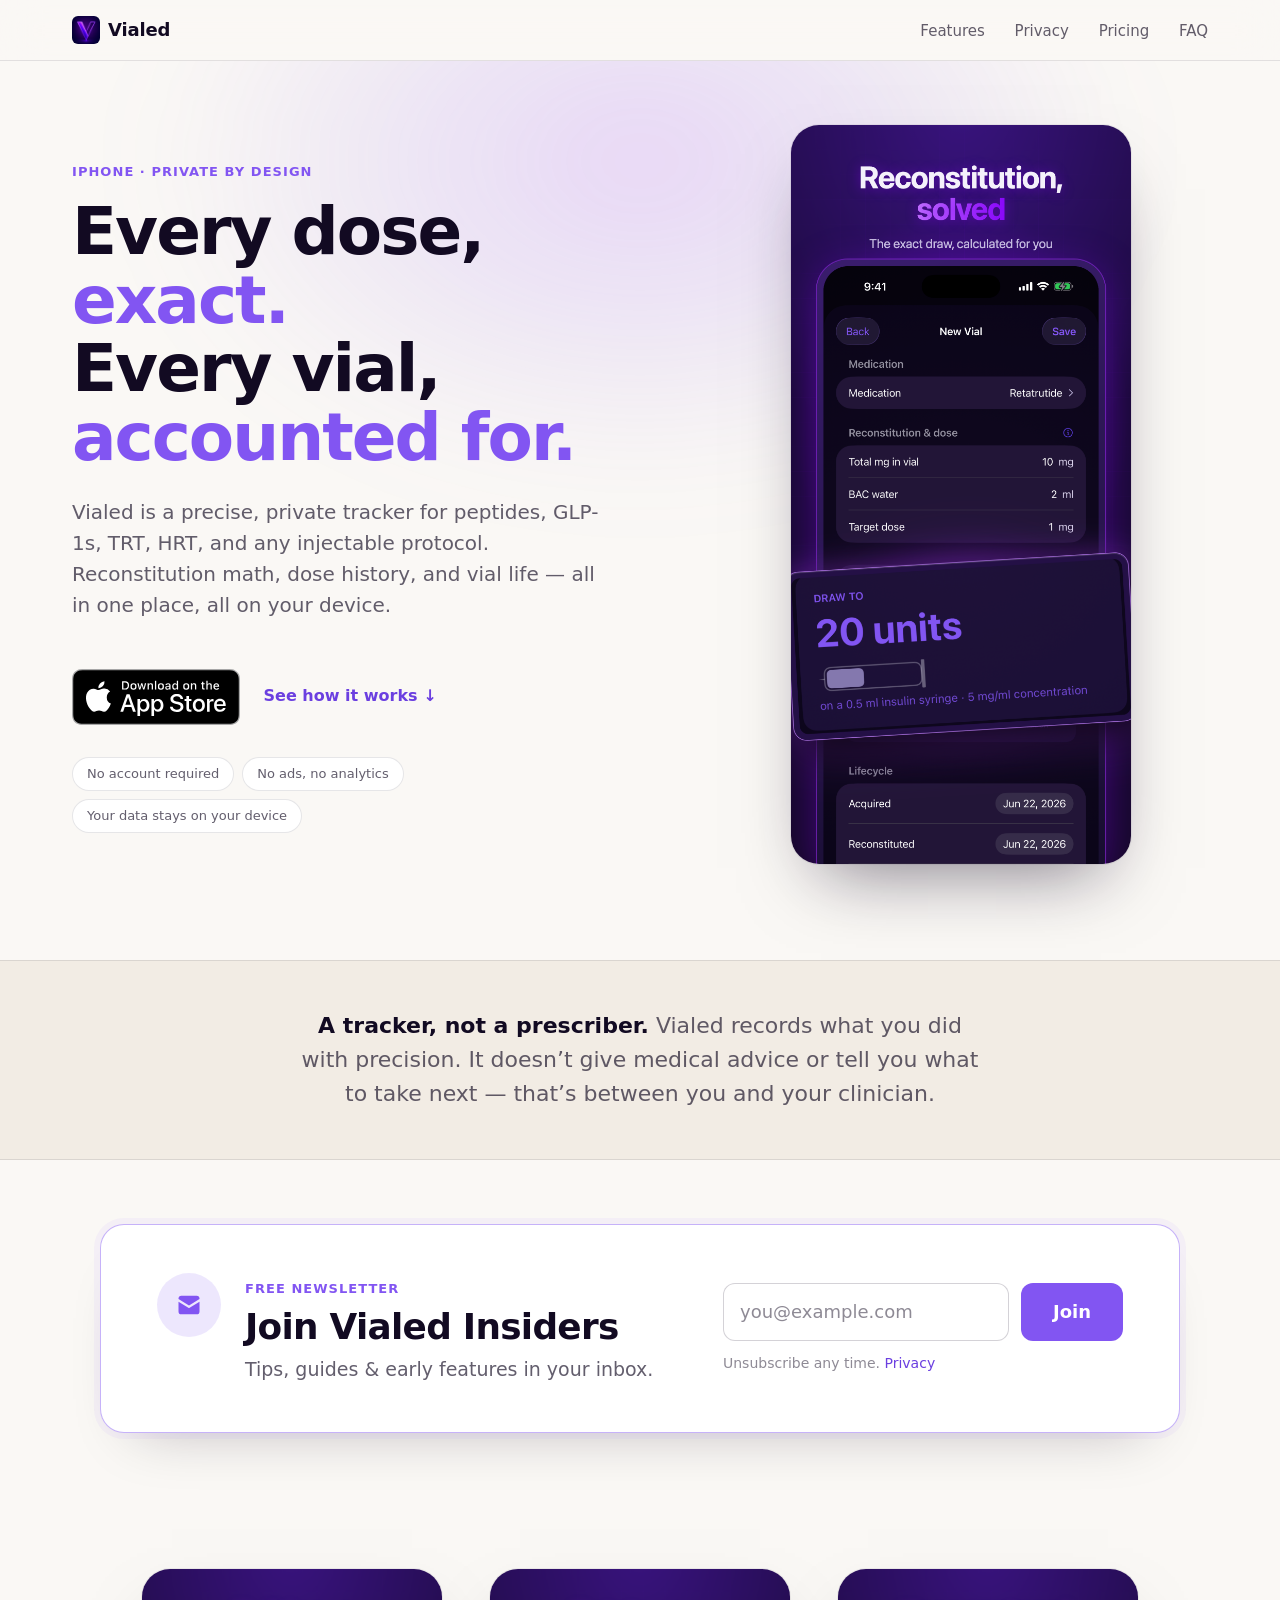
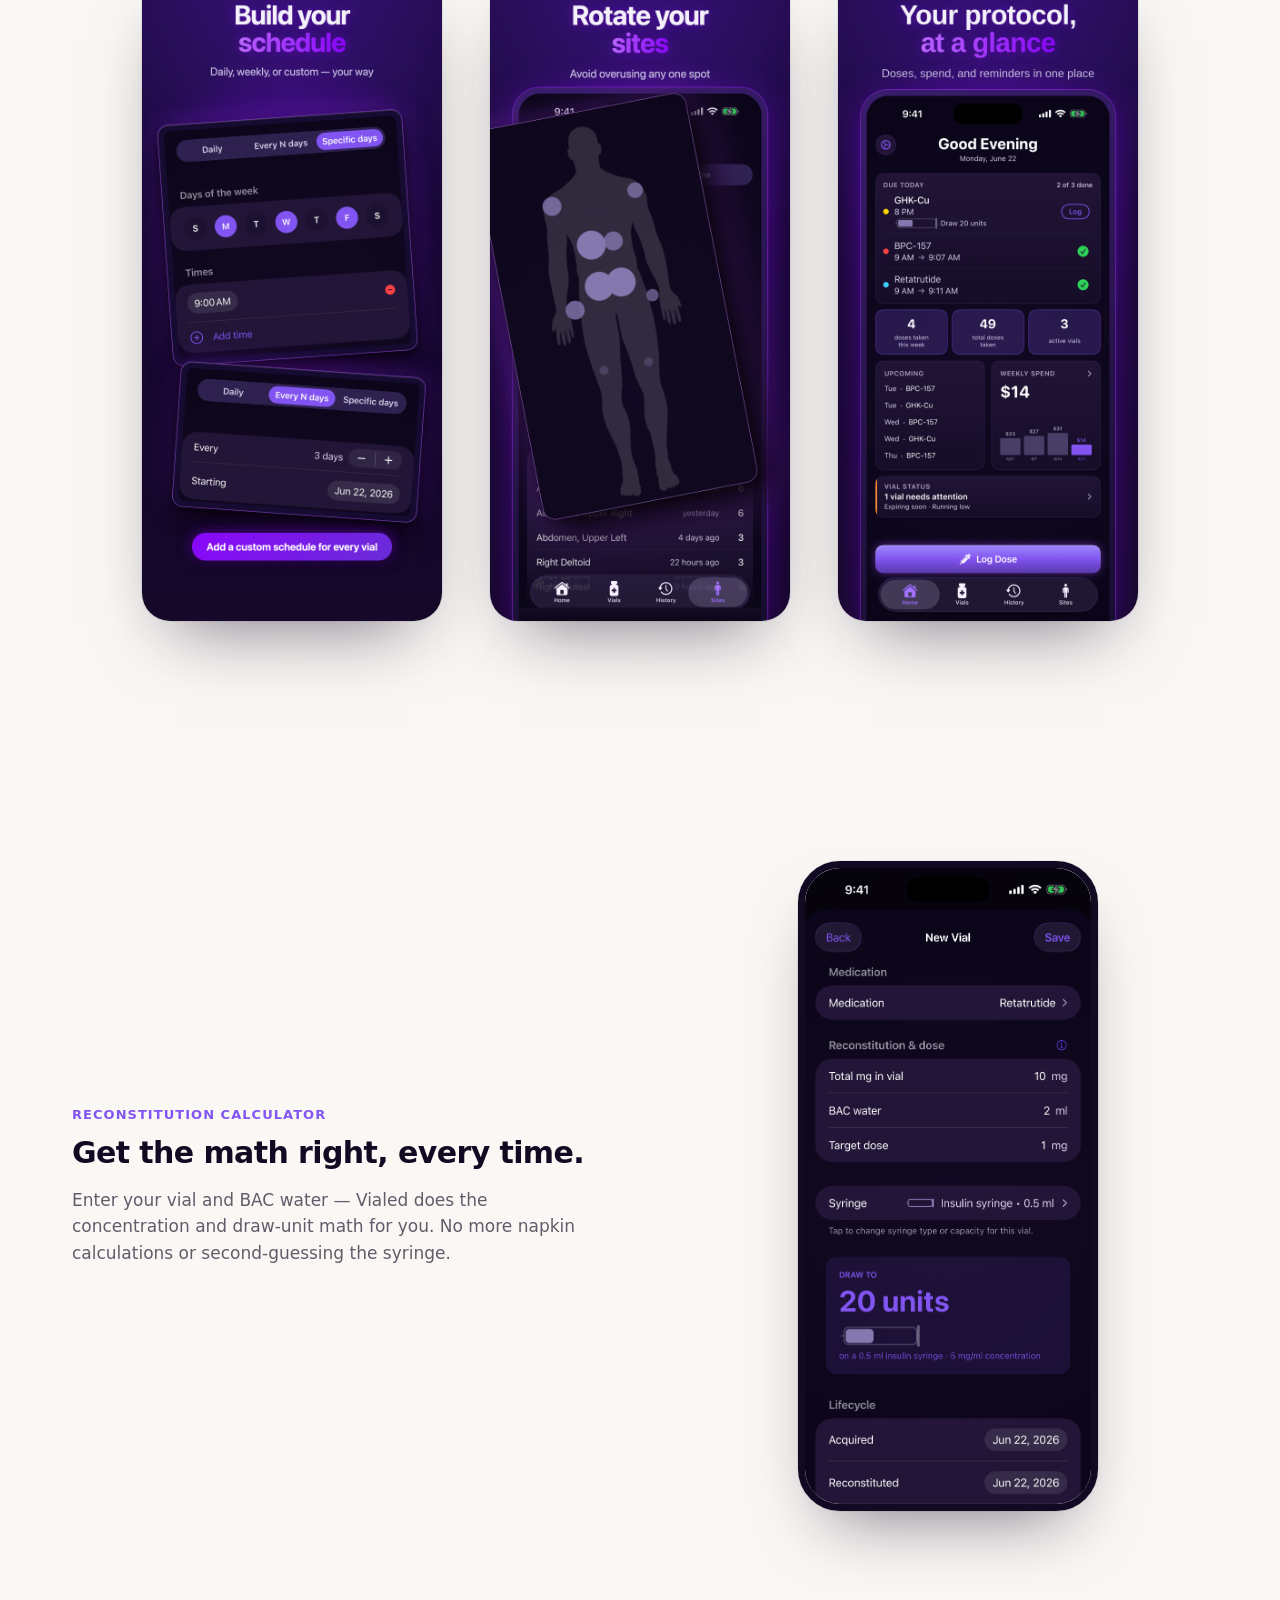
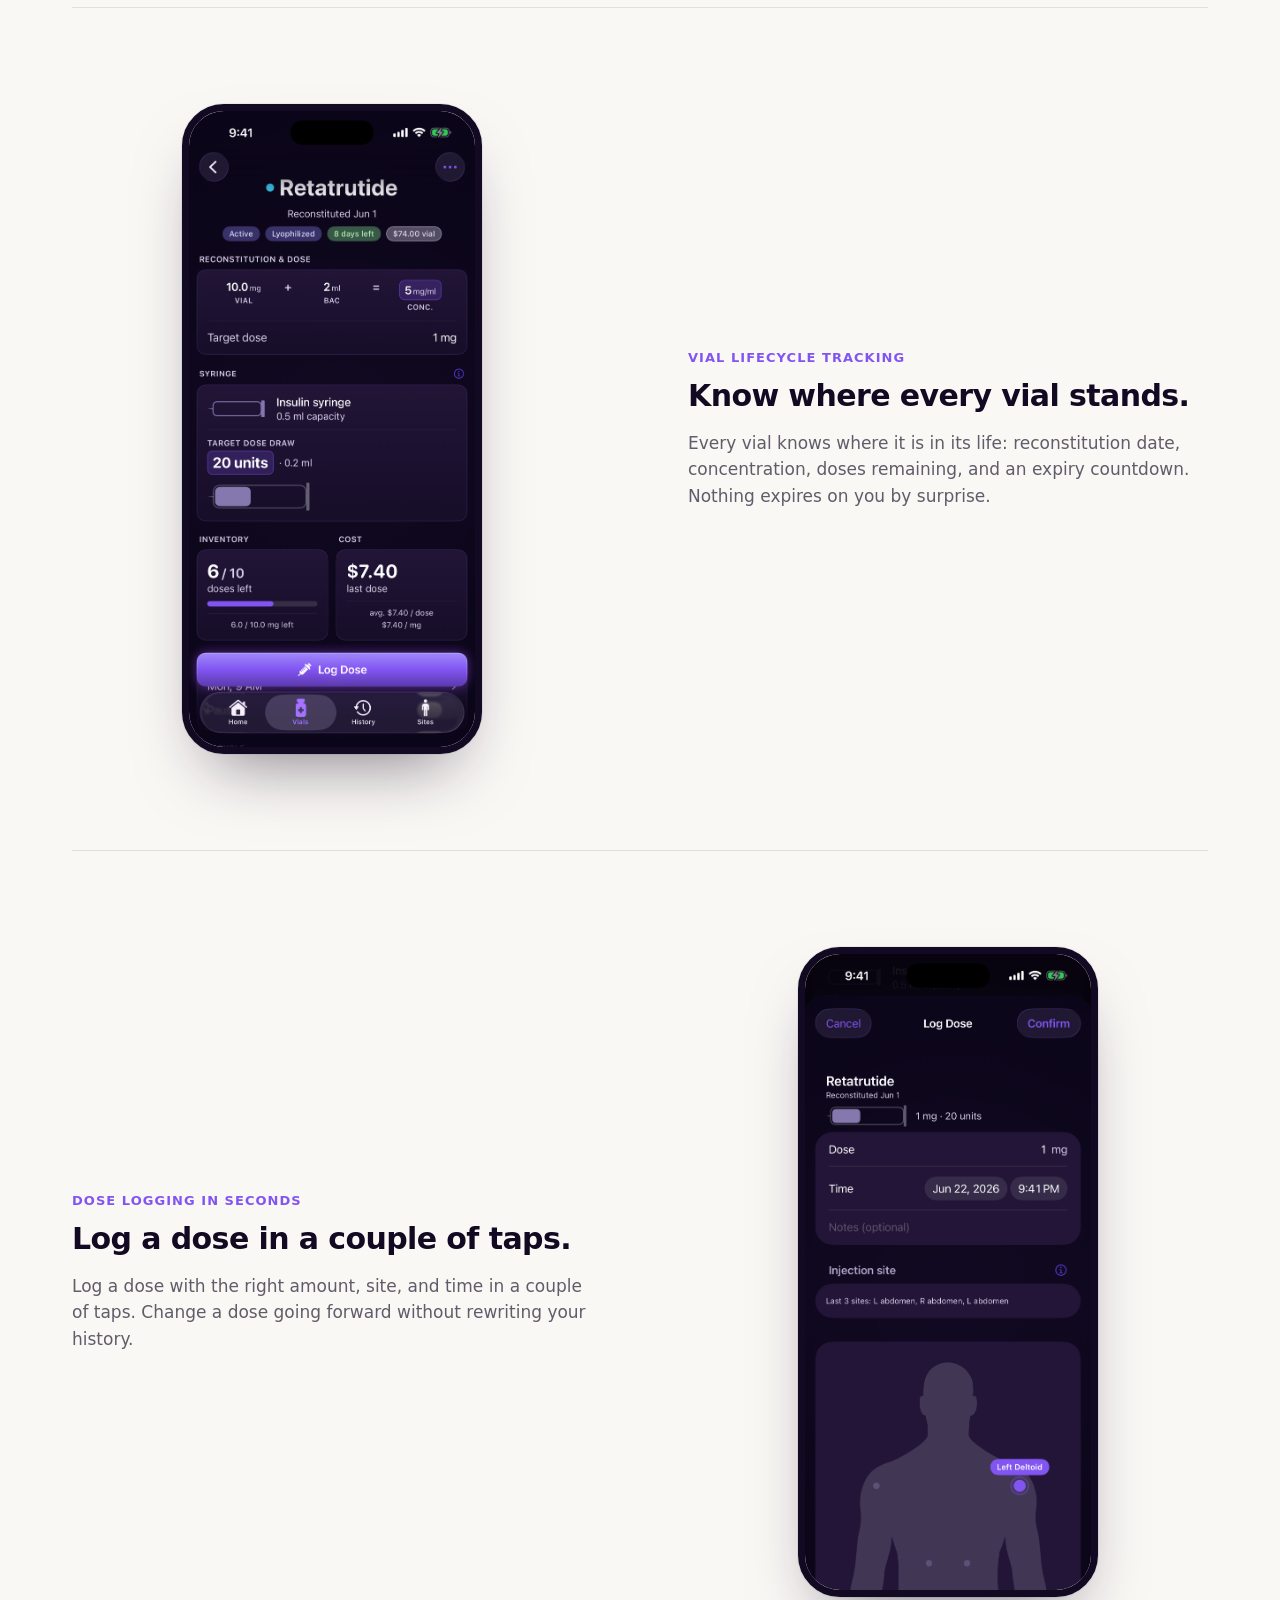
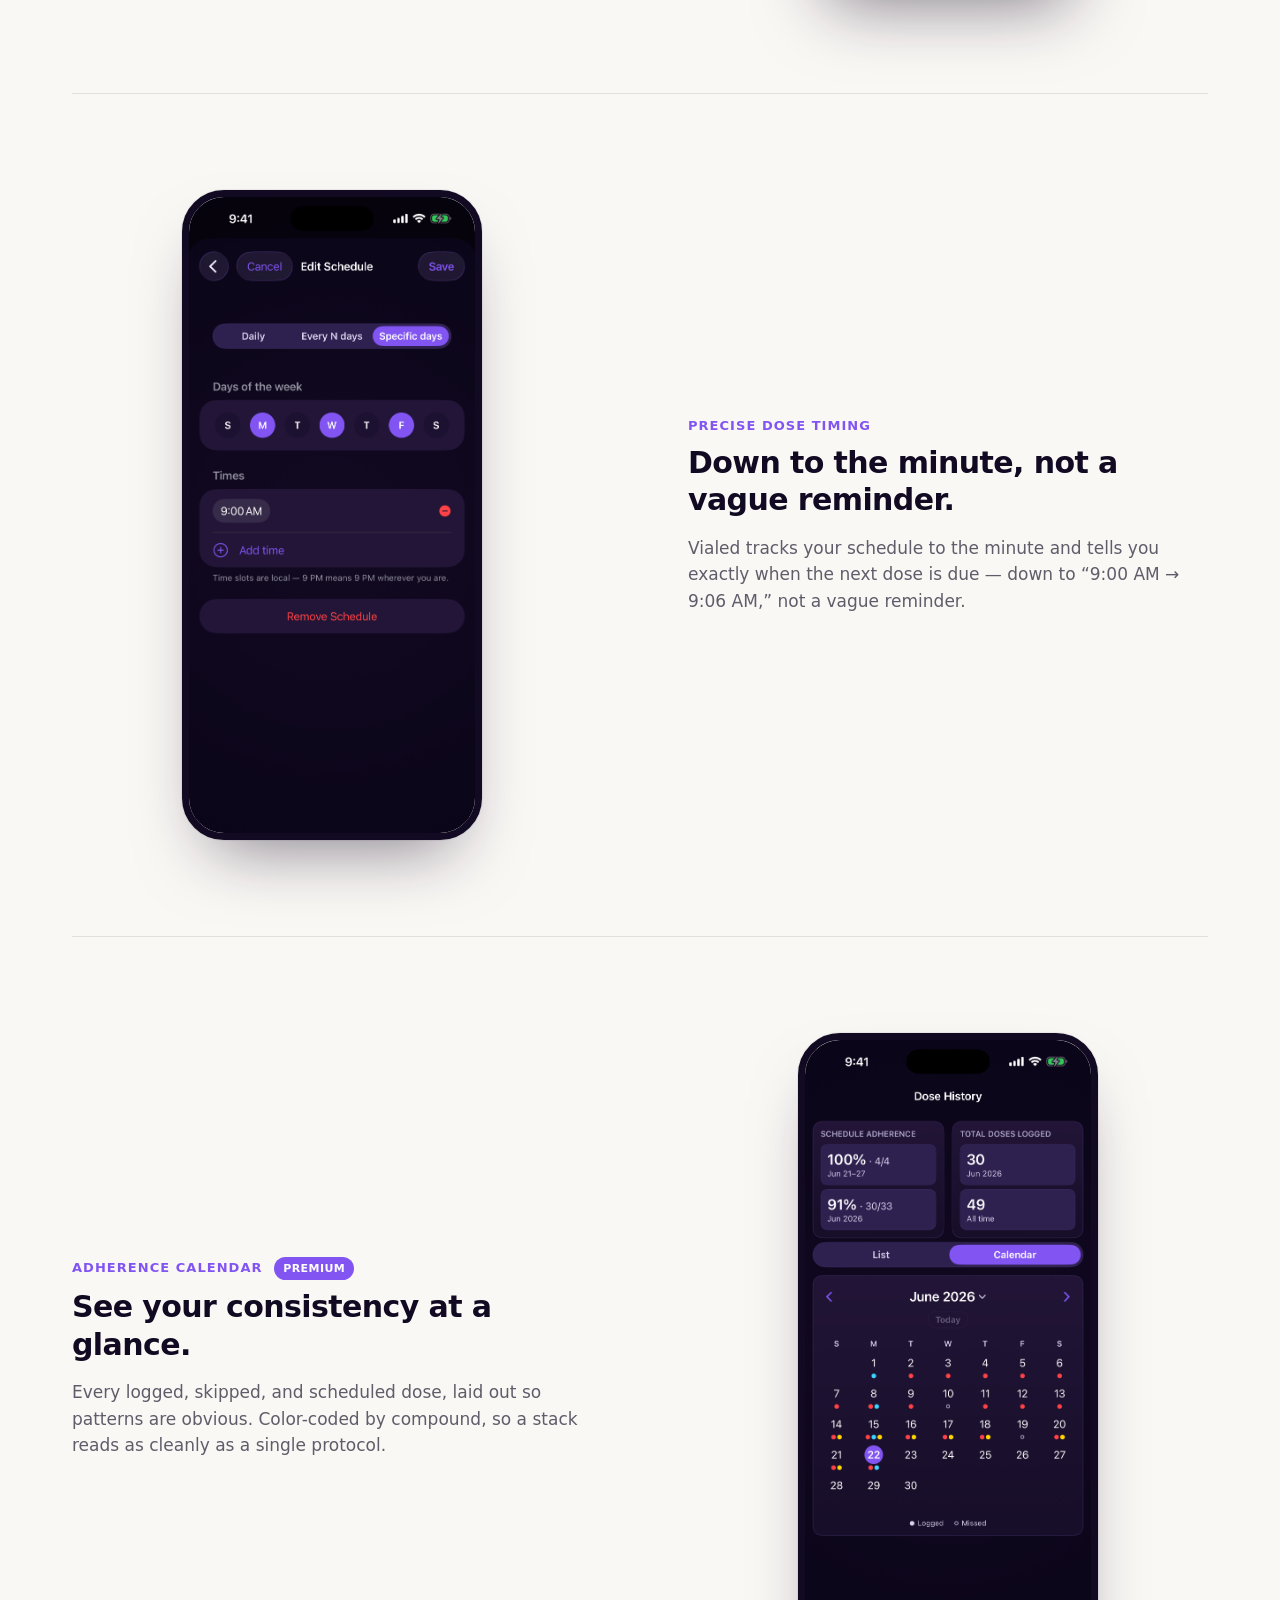
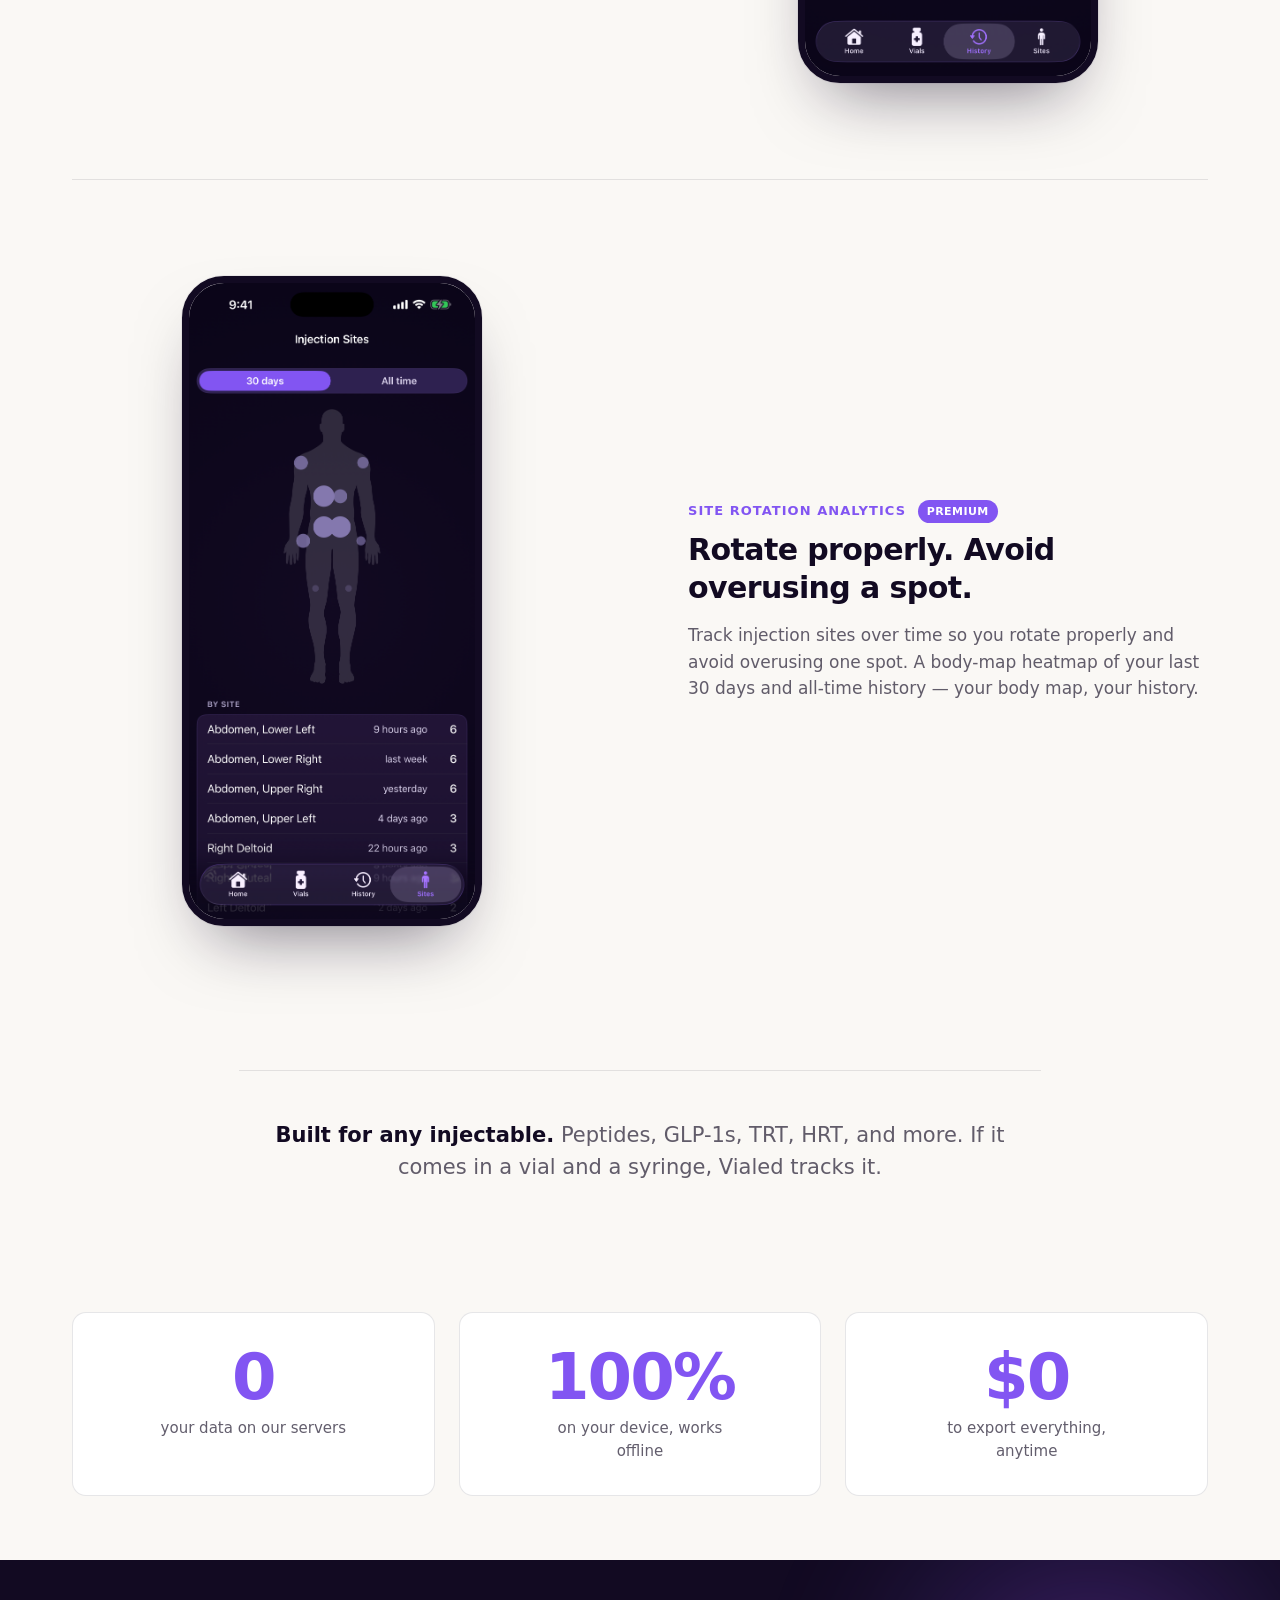
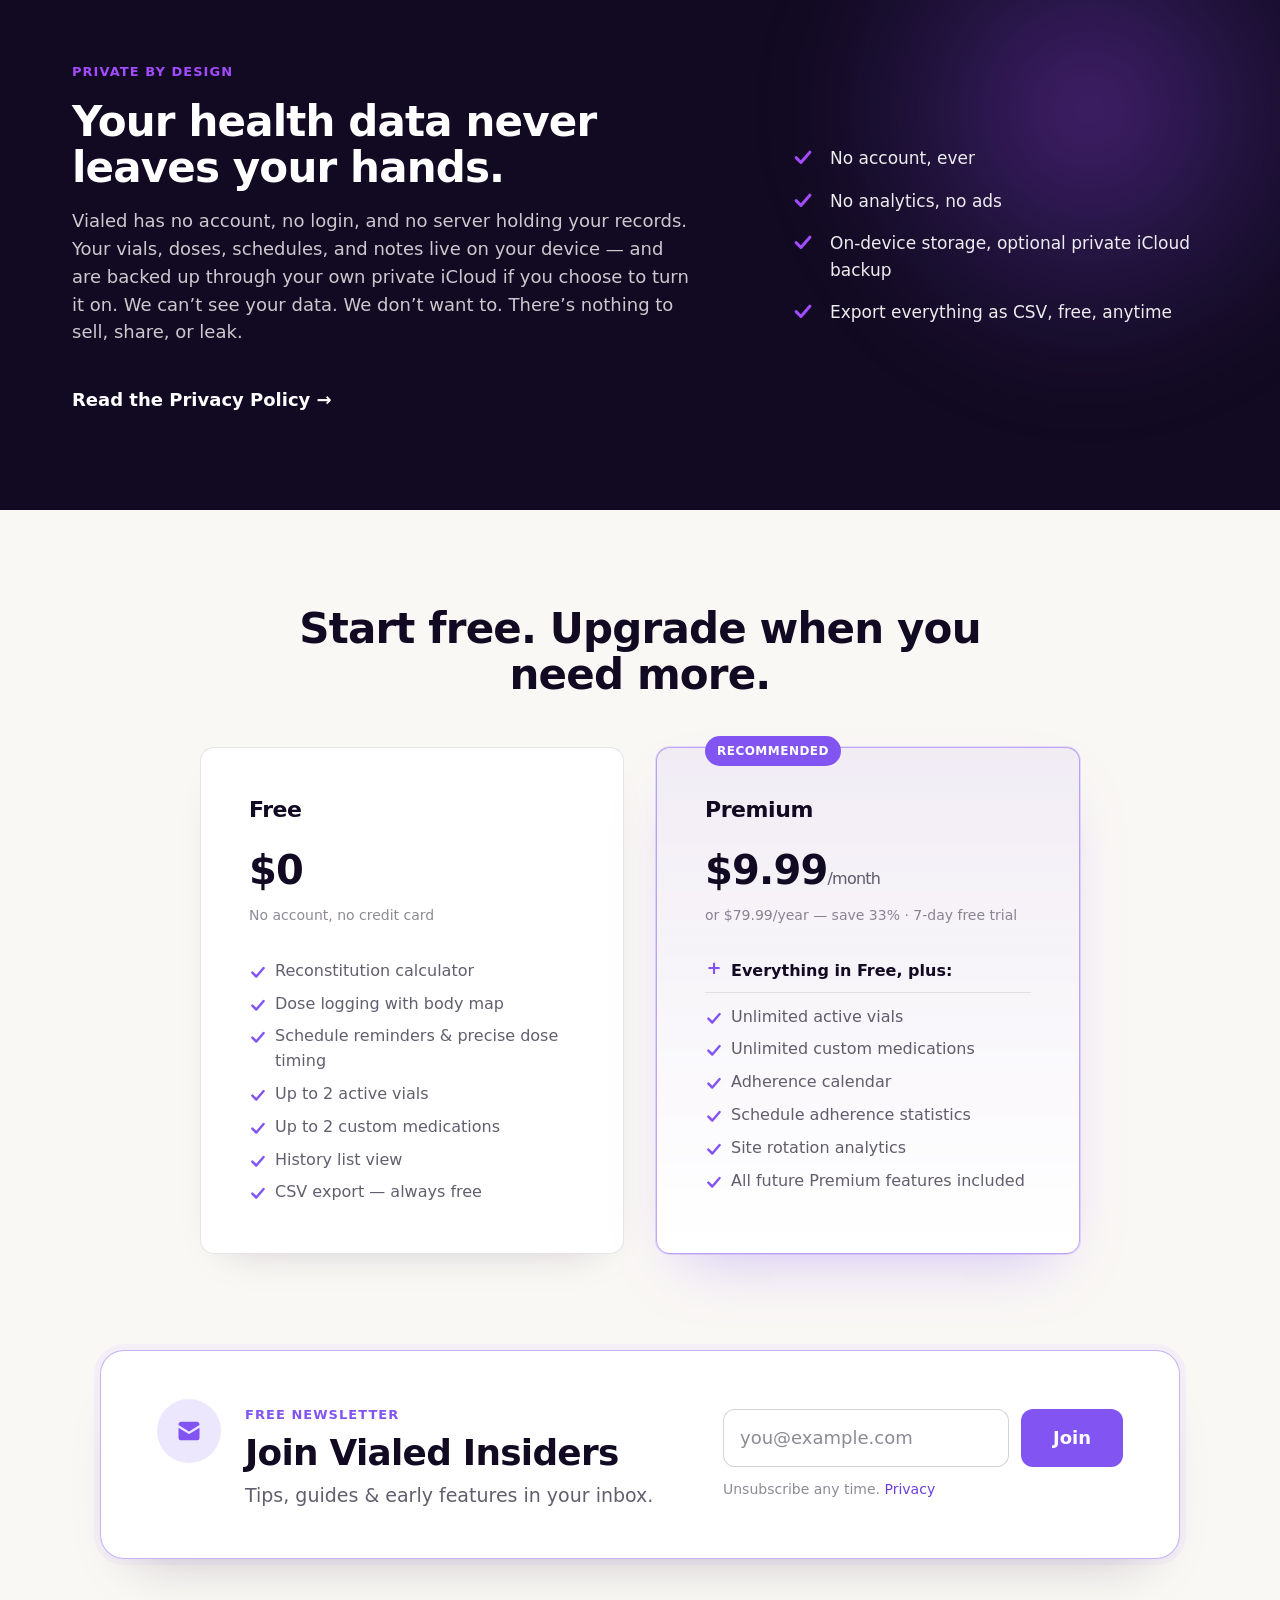
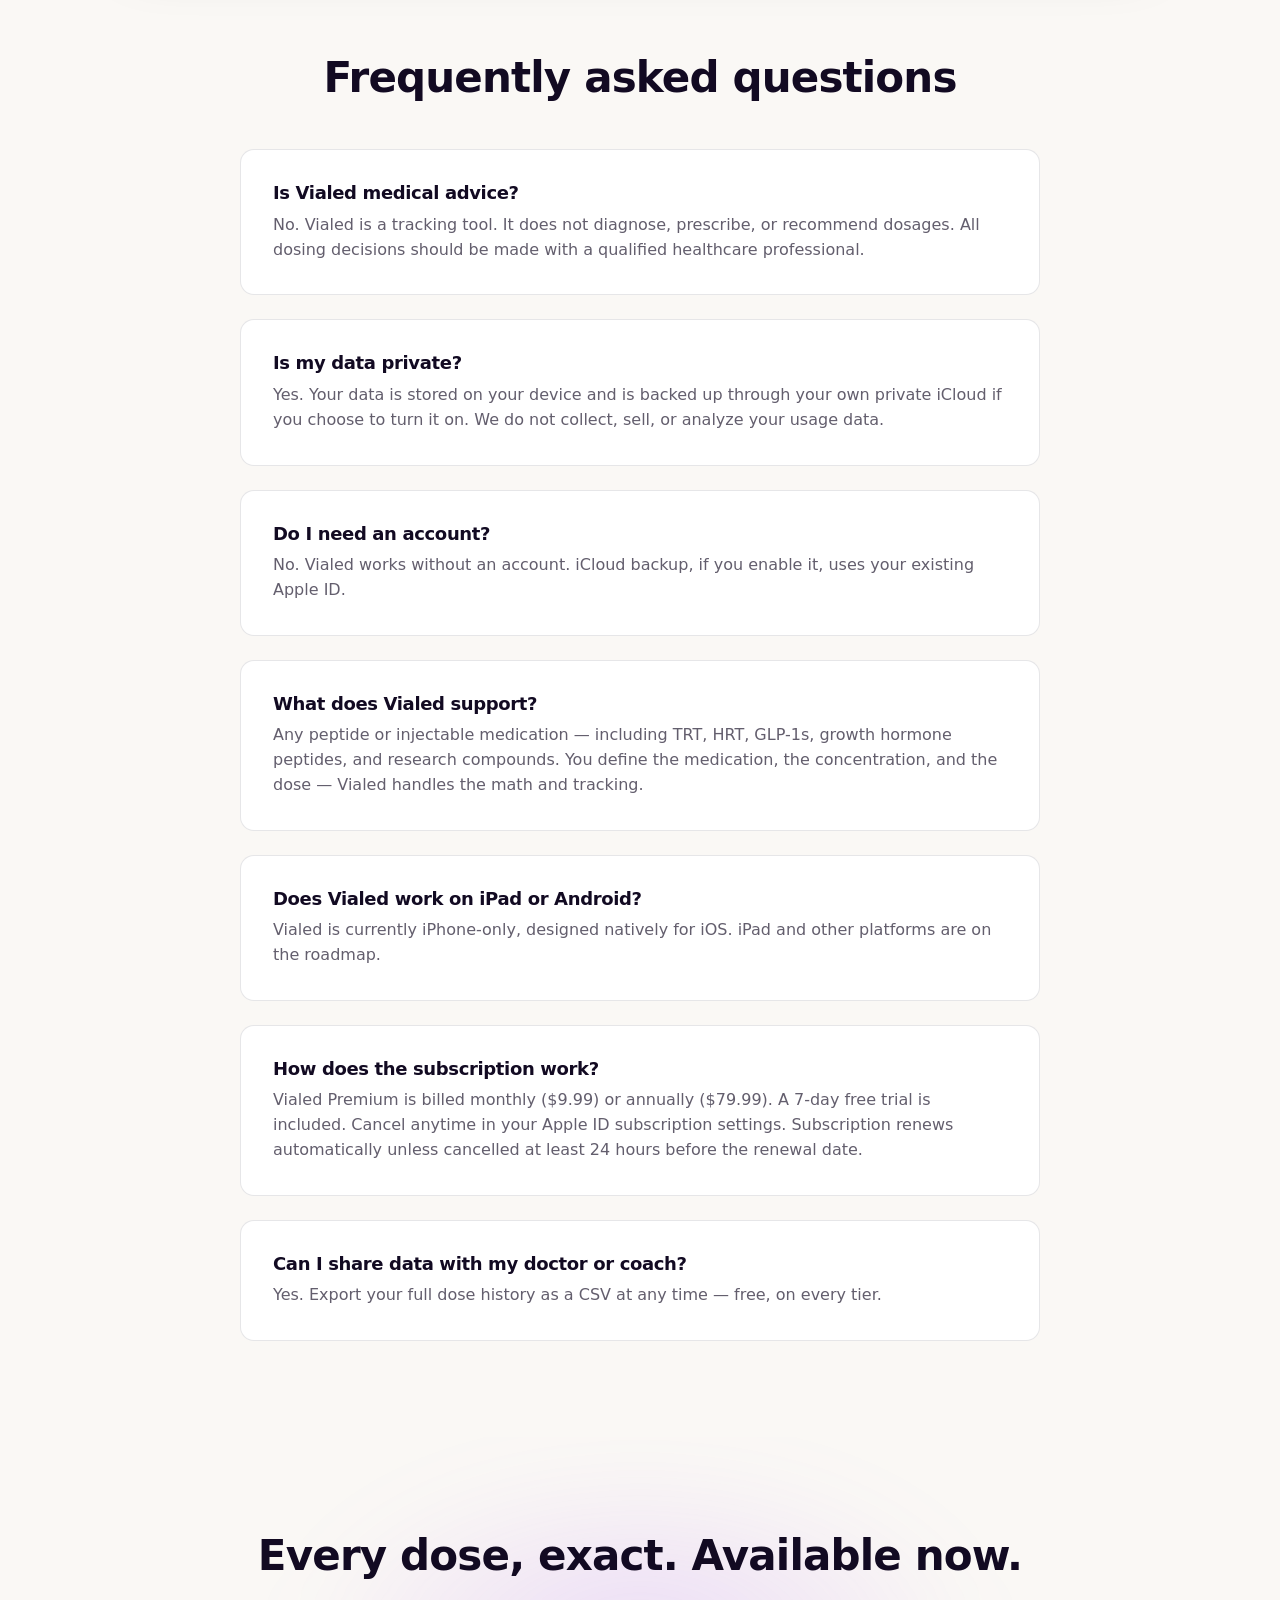
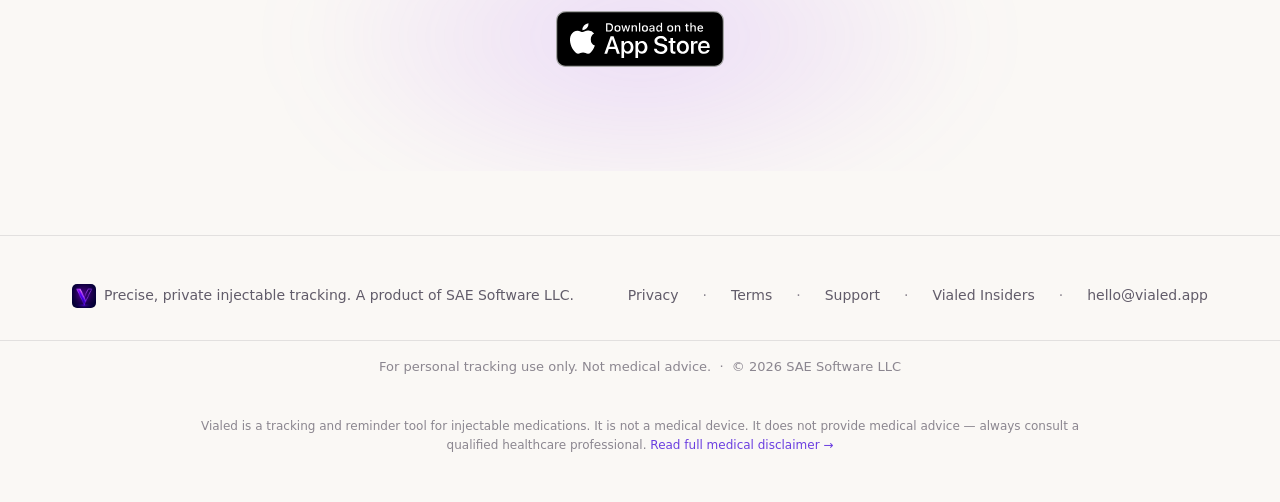
<file: index.html>
<!DOCTYPE html>
<html lang="en">
<head>
  <meta charset="utf-8" />
  <meta name="viewport" content="width=device-width, initial-scale=1, viewport-fit=cover" />
  <meta name="theme-color" content="#FAF8F5" />
  <meta name="color-scheme" content="light" />

  <title>Vialed — Precise Peptide &amp; Injectable Tracker</title>
  <meta name="description" content="Precise, private tracking for peptides, GLP-1s, TRT &amp; HRT. Built-in reconstitution calculator, dose logging with body-map site rotation, and vial tracking — all on your iPhone." />

  <!-- Open Graph -->
  <meta property="og:type" content="website" />
  <meta property="og:url" content="https://vialed.app/" />
  <meta property="og:title" content="Vialed — Precise Peptide &amp; Injectable Tracker" />
  <meta property="og:description" content="Precise, private tracking for peptides, GLP-1s, TRT &amp; HRT. Built-in reconstitution calculator, dose logging with body-map site rotation, and vial tracking — all on your iPhone." />
  <meta property="og:image" content="https://vialed.app/images/marketing/reconstitution-card.png" />
  <meta property="og:image:width" content="1320" />
  <meta property="og:image:height" content="2868" />
  <meta property="og:image:alt" content="Vialed reconstitution calculator — the exact draw, calculated for you." />

  <!-- Twitter -->
  <meta name="twitter:card" content="summary_large_image" />
  <meta name="twitter:title" content="Vialed — Precise Peptide &amp; Injectable Tracker" />
  <meta name="twitter:description" content="Precise, private tracking for peptides, GLP-1s, TRT &amp; HRT. Built-in reconstitution calculator, dose logging with body-map site rotation, and vial tracking — all on your iPhone." />
  <meta name="twitter:image" content="https://vialed.app/images/marketing/reconstitution-card.png" />

  <!-- Favicons & app icons — generated from the Vialed app icon (assets/icon-source-1024.png). See assets/README.md. -->
  <link rel="icon" href="/favicon.ico" sizes="any" />
  <link rel="icon" type="image/png" sizes="32x32" href="/assets/favicon-32x32.png" />
  <link rel="icon" type="image/png" sizes="16x16" href="/assets/favicon-16x16.png" />
  <link rel="apple-touch-icon" sizes="180x180" href="/assets/apple-touch-icon.png" />
  <link rel="manifest" href="/site.webmanifest" />

  <link rel="canonical" href="https://vialed.app/" />
  <link rel="stylesheet" href="styles.css?v=6" />
</head>
<body>

<!-- ============================================================
     Header
     ============================================================ -->
<header class="site-header">
  <div class="container">
    <a class="brand" href="/" aria-label="Vialed home">
      <img src="assets/vialed-logo-light-web.png" alt="" />
      <span>Vialed</span>
    </a>
    <nav aria-label="Primary">
      <a href="#features">Features</a>
      <a href="#privacy">Privacy</a>
      <a href="#pricing">Pricing</a>
      <a href="#faq">FAQ</a>
    </nav>
  </div>
</header>

<main>

<!-- ============================================================
     Hero — precision-led
     ============================================================ -->
<section class="hero">
  <div class="container">
    <div class="hero-copy">
      <span class="eyebrow">iPhone · Private by design</span>
      <h1>Every dose, <span class="accent">exact.</span><br />Every vial, <span class="accent">accounted for.</span></h1>
      <p class="subhead">Vialed is a precise, private tracker for peptides, GLP-1s, TRT, HRT, and any injectable protocol. Reconstitution math, dose history, and vial life — all in one place, all on your device.</p>
      <div class="cta-row">
        <a class="app-store-badge" href="https://apps.apple.com/app/vialed/id6769218409" aria-label="Download Vialed on the App Store">
          <img src="assets/app-store-badge.svg" alt="Download on the App Store" />
        </a>
        <a class="cta-secondary" href="#features">See how it works ↓</a>
      </div>
      <ul class="trust-chips" aria-label="What Vialed does not do with your data">
        <li>No account required</li>
        <li>No ads, no analytics</li>
        <li>Your data stays on your device</li>
      </ul>
    </div>
    <div class="hero-visual">
      <img class="marketing-card" src="images/marketing/reconstitution-card.png" width="1320" height="2868" alt="Vialed reconstitution calculator showing the exact draw — &ldquo;draw to 20 units&rdquo; for a precise dose" />
    </div>
  </div>
</section>

<!-- ============================================================
     Positioning bar — a tracker, not a prescriber
     ============================================================ -->
<section class="positioning" aria-label="What Vialed is">
  <div class="container">
    <p><strong>A tracker, not a prescriber.</strong> Vialed records what you did with precision. It doesn&rsquo;t give medical advice or tell you what to take next — that&rsquo;s between you and your clinician.</p>
  </div>
</section>

<!-- ============================================================
     Vialed Insiders — signup band, top copy (duplicate of the band
     between Pricing and FAQ; ids suffixed "top")
     ============================================================ -->
<section class="insiders-band" aria-labelledby="insiders-top-heading">
  <div class="container" data-insiders data-state="ready">
    <div class="insiders-band-copy">
      <span class="insiders-band-icon" aria-hidden="true">
        <svg viewBox="0 0 24 24" fill="currentColor"><path d="M3 6.5A2.5 2.5 0 0 1 5.5 4h13A2.5 2.5 0 0 1 21 6.5v.3l-9 5.6-9-5.6v-.3Zm0 2.65V17.5A2.5 2.5 0 0 0 5.5 20h13a2.5 2.5 0 0 0 2.5-2.5V9.15l-8.47 5.27a1 1 0 0 1-1.06 0L3 9.15Z"/></svg>
      </span>
      <div>
        <span class="eyebrow">Free newsletter</span>
        <h2 id="insiders-top-heading">Join Vialed Insiders</h2>
        <p>Tips, guides &amp; early features in your inbox.</p>
      </div>
    </div>

    <form class="insiders-band-form" data-insiders-form data-for="ready" novalidate>
      <div class="insiders-band-row">
        <label class="sr-only" for="insiders-top-email">Email address</label>
        <input
          id="insiders-top-email"
          name="email"
          type="email"
          inputmode="email"
          autocomplete="email"
          autocapitalize="off"
          autocorrect="off"
          spellcheck="false"
          placeholder="you@example.com"
          aria-describedby="insiders-top-error"
          required
        />
        <button type="submit">Join</button>
      </div>
      <p class="insiders-band-error" id="insiders-top-error" data-insiders-error role="alert" hidden></p>
      <p class="insiders-band-fine">Unsubscribe any time. <a href="/privacy.html">Privacy</a></p>
      <noscript><p class="insiders-band-fine">Signing up needs JavaScript. <a href="/newsletter">Open the signup page</a> or email info@vialed.app.</p></noscript>
    </form>

    <div class="insiders-band-joined" data-for="joined" tabindex="-1" hidden>
      <span class="insiders-band-check" aria-hidden="true">
        <svg viewBox="0 0 24 24" fill="none" stroke="currentColor" stroke-width="2.6" stroke-linecap="round" stroke-linejoin="round"><path d="m5 12.5 4.5 4.5L19 7.5"/></svg>
      </span>
      <p><strong>You&rsquo;re in.</strong> Tips, guides and early looks at new features will go to <strong data-insiders-joined-as>your email</strong>.</p>
    </div>
  </div>
</section>

<!-- ============================================================
     Showcase band — "the app at a glance". Captioned marketing cards;
     row on desktop, horizontal swipe on mobile. No surrounding copy.
     ============================================================ -->
<section class="showcase" aria-label="Vialed at a glance">
  <h2 class="sr-only">Vialed at a glance</h2>
  <div class="container">
    <div class="showcase-track">
      <img class="marketing-card" src="images/marketing/schedule-card.png" width="1320" height="2868" loading="lazy" alt="Vialed schedule builder — daily, every-N-days, or specific-day dosing. Caption: Build your schedule" />
      <img class="marketing-card" src="images/marketing/sites-card.png" width="1320" height="2868" loading="lazy" alt="Vialed injection-site body map for rotating sites. Caption: Rotate your sites" />
      <img class="marketing-card" src="images/marketing/protocol-card.png" width="1320" height="2868" loading="lazy" alt="Vialed home dashboard with today's doses, weekly spend, and vial status. Caption: Your protocol, at a glance" />
    </div>
  </div>
</section>

<!-- ============================================================
     Features
     ============================================================ -->
<section class="features" id="features">
  <div class="container">

    <!-- Feature 1 -->
    <div class="feature">
      <div class="feature-copy">
        <div class="feature-kicker">Reconstitution calculator</div>
        <h3>Get the math right, every time.</h3>
        <p>Enter your vial and BAC water — Vialed does the concentration and draw-unit math for you. No more napkin calculations or second-guessing the syringe.</p>
      </div>
      <div class="feature-visual">
        <img class="phone-shot" src="images/screenshots/dark/reconstitution.png" width="1320" height="2868" loading="lazy" alt="Vial detail screen showing the reconstitution calculator with vial size, bacteriostatic water, and syringe units per dose" />
      </div>
    </div>

    <!-- Feature 2 -->
    <div class="feature reverse">
      <div class="feature-copy">
        <div class="feature-kicker">Vial lifecycle tracking</div>
        <h3>Know where every vial stands.</h3>
        <p>Every vial knows where it is in its life: reconstitution date, concentration, doses remaining, and an expiry countdown. Nothing expires on you by surprise.</p>
      </div>
      <div class="feature-visual">
        <img class="phone-shot" src="images/screenshots/dark/vials.png" width="1320" height="2868" loading="lazy" alt="Vial detail screen showing cost per dose, lifecycle, and dosing schedule for an active vial" />
      </div>
    </div>

    <!-- Feature 3 -->
    <div class="feature">
      <div class="feature-copy">
        <div class="feature-kicker">Dose logging in seconds</div>
        <h3>Log a dose in a couple of taps.</h3>
        <p>Log a dose with the right amount, site, and time in a couple of taps. Change a dose going forward without rewriting your history.</p>
      </div>
      <div class="feature-visual">
        <img class="phone-shot" src="images/screenshots/dark/dose-logging.png" width="1320" height="2868" loading="lazy" alt="Log dose screen with a body map for selecting the injection site alongside the dose entry form" />
      </div>
    </div>

    <!-- Feature 4 -->
    <div class="feature reverse">
      <div class="feature-copy">
        <div class="feature-kicker">Precise dose timing</div>
        <h3>Down to the minute, not a vague reminder.</h3>
        <p>Vialed tracks your schedule to the minute and tells you exactly when the next dose is due — down to &ldquo;9:00 AM → 9:06 AM,&rdquo; not a vague reminder.</p>
      </div>
      <div class="feature-visual">
        <img class="phone-shot" src="images/screenshots/dark/schedules.png" width="1320" height="2868" loading="lazy" alt="Edit schedule screen for setting per-compound dosing frequency and reminder times" />
      </div>
    </div>

    <!-- Feature 5 -->
    <div class="feature">
      <div class="feature-copy">
        <div class="feature-kicker">Adherence calendar <span class="feature-premium">Premium</span></div>
        <h3>See your consistency at a glance.</h3>
        <p>Every logged, skipped, and scheduled dose, laid out so patterns are obvious. Color-coded by compound, so a stack reads as cleanly as a single protocol.</p>
      </div>
      <div class="feature-visual">
        <img class="phone-shot" src="images/screenshots/dark/adherence.png" width="1320" height="2868" loading="lazy" alt="Adherence calendar showing logged doses across multiple compounds with colored dots and markers" />
      </div>
    </div>

    <!-- Feature 6 -->
    <div class="feature reverse">
      <div class="feature-copy">
        <div class="feature-kicker">Site rotation analytics <span class="feature-premium">Premium</span></div>
        <h3>Rotate properly. Avoid overusing a spot.</h3>
        <p>Track injection sites over time so you rotate properly and avoid overusing one spot. A body-map heatmap of your last 30 days and all-time history — your body map, your history.</p>
      </div>
      <div class="feature-visual">
        <img class="phone-shot" src="images/screenshots/dark/site-rotation.png" width="1320" height="2868" loading="lazy" alt="Sites tab showing a body-map heatmap of injection frequency over the last 30 days with a ranked per-site list below" />
      </div>
    </div>

    <p class="features-coda"><strong>Built for any injectable.</strong> Peptides, GLP-1s, TRT, HRT, and more. If it comes in a vial and a syringe, Vialed tracks it.</p>

  </div>
</section>

<!-- ============================================================
     Stat blocks
     ============================================================ -->
<section class="stats" aria-label="Vialed by the numbers">
  <div class="container">
    <ul class="stat-grid">
      <li>
        <span class="stat-figure">0</span>
        <span class="stat-label">your data on our servers</span>
      </li>
      <li>
        <span class="stat-figure">100%</span>
        <span class="stat-label">on your device, works offline</span>
      </li>
      <li>
        <span class="stat-figure">$0</span>
        <span class="stat-label">to export everything, anytime</span>
      </li>
    </ul>
  </div>
</section>

<!-- ============================================================
     Privacy — the differentiator (full-bleed indigo panel)
     ============================================================ -->
<section class="privacy-panel" id="privacy" aria-label="Privacy">
  <div class="container">
    <div class="privacy-panel-copy">
      <span class="eyebrow">Private by design</span>
      <h2>Your health data never leaves your hands.</h2>
      <p>Vialed has no account, no login, and no server holding your records. Your vials, doses, schedules, and notes live on your device — and are backed up through your own private iCloud if you choose to turn it on. We can&rsquo;t see your data. We don&rsquo;t want to. There&rsquo;s nothing to sell, share, or leak.</p>
      <a class="privacy-link" href="/privacy.html">Read the Privacy Policy →</a>
    </div>
    <ul class="privacy-list">
      <li>No account, ever</li>
      <li>No analytics, no ads</li>
      <li>On-device storage, optional private iCloud backup</li>
      <li>Export everything as CSV, free, anytime</li>
    </ul>
  </div>
</section>

<!-- ============================================================
     Pricing
     ============================================================ -->
<section id="pricing">
  <div class="container">
    <div class="section-heading">
      <h2>Start free. Upgrade when you need more.</h2>
    </div>

    <div class="pricing-grid">

      <article class="price-card">
        <h3>Free</h3>
        <div class="price">$0</div>
        <div class="price-sub">No account, no credit card</div>
        <ul>
          <li>Reconstitution calculator</li>
          <li>Dose logging with body map</li>
          <li>Schedule reminders &amp; precise dose timing</li>
          <li>Up to 2 active vials</li>
          <li>Up to 2 custom medications</li>
          <li>History list view</li>
          <li>CSV export — always free</li>
        </ul>
      </article>

      <article class="price-card featured">
        <div class="recommended-pill">Recommended</div>
        <h3>Premium</h3>
        <div class="price">$9.99<small>/month</small></div>
        <div class="price-sub">or $79.99/year — save 33% · 7-day free trial</div>
        <ul>
          <li class="price-summary">Everything in Free, plus:</li>
          <li>Unlimited active vials</li>
          <li>Unlimited custom medications</li>
          <li>Adherence calendar</li>
          <li>Schedule adherence statistics</li>
          <li>Site rotation analytics</li>
          <li>All future Premium features included</li>
        </ul>
      </article>

    </div>
  </div>
</section>

<!-- ============================================================
     Vialed Insiders — newsletter signup band (shared logic in
     insiders-signup.js; same Maropost form as /newsletter)
     ============================================================ -->
<section class="insiders-band" aria-labelledby="insiders-band-heading">
  <div class="container" data-insiders data-state="ready">
    <div class="insiders-band-copy">
      <span class="insiders-band-icon" aria-hidden="true">
        <svg viewBox="0 0 24 24" fill="currentColor"><path d="M3 6.5A2.5 2.5 0 0 1 5.5 4h13A2.5 2.5 0 0 1 21 6.5v.3l-9 5.6-9-5.6v-.3Zm0 2.65V17.5A2.5 2.5 0 0 0 5.5 20h13a2.5 2.5 0 0 0 2.5-2.5V9.15l-8.47 5.27a1 1 0 0 1-1.06 0L3 9.15Z"/></svg>
      </span>
      <div>
        <span class="eyebrow">Free newsletter</span>
        <h2 id="insiders-band-heading">Join Vialed Insiders</h2>
        <p>Tips, guides &amp; early features in your inbox.</p>
      </div>
    </div>

    <form class="insiders-band-form" data-insiders-form data-for="ready" novalidate>
      <div class="insiders-band-row">
        <label class="sr-only" for="insiders-band-email">Email address</label>
        <input
          id="insiders-band-email"
          name="email"
          type="email"
          inputmode="email"
          autocomplete="email"
          autocapitalize="off"
          autocorrect="off"
          spellcheck="false"
          placeholder="you@example.com"
          aria-describedby="insiders-band-error"
          required
        />
        <button type="submit">Join</button>
      </div>
      <p class="insiders-band-error" id="insiders-band-error" data-insiders-error role="alert" hidden></p>
      <p class="insiders-band-fine">Unsubscribe any time. <a href="/privacy.html">Privacy</a></p>
      <noscript><p class="insiders-band-fine">Signing up needs JavaScript. <a href="/newsletter">Open the signup page</a> or email info@vialed.app.</p></noscript>
    </form>

    <div class="insiders-band-joined" data-for="joined" tabindex="-1" hidden>
      <span class="insiders-band-check" aria-hidden="true">
        <svg viewBox="0 0 24 24" fill="none" stroke="currentColor" stroke-width="2.6" stroke-linecap="round" stroke-linejoin="round"><path d="m5 12.5 4.5 4.5L19 7.5"/></svg>
      </span>
      <p><strong>You&rsquo;re in.</strong> Tips, guides and early looks at new features will go to <strong data-insiders-joined-as>your email</strong>.</p>
    </div>
  </div>
</section>

<!-- ============================================================
     FAQ
     ============================================================ -->
<section id="faq">
  <div class="container">
    <div class="section-heading">
      <h2>Frequently asked questions</h2>
    </div>

    <div class="faq-list">

      <div class="faq-item">
        <h3>Is Vialed medical advice?</h3>
        <p>No. Vialed is a tracking tool. It does not diagnose, prescribe, or recommend dosages. All dosing decisions should be made with a qualified healthcare professional.</p>
      </div>

      <div class="faq-item">
        <h3>Is my data private?</h3>
        <p>Yes. Your data is stored on your device and is backed up through your own private iCloud if you choose to turn it on. We do not collect, sell, or analyze your usage data.</p>
      </div>

      <div class="faq-item">
        <h3>Do I need an account?</h3>
        <p>No. Vialed works without an account. iCloud backup, if you enable it, uses your existing Apple ID.</p>
      </div>

      <div class="faq-item">
        <h3>What does Vialed support?</h3>
        <p>Any peptide or injectable medication — including TRT, HRT, GLP-1s, growth hormone peptides, and research compounds. You define the medication, the concentration, and the dose — Vialed handles the math and tracking.</p>
      </div>

      <div class="faq-item">
        <h3>Does Vialed work on iPad or Android?</h3>
        <p>Vialed is currently iPhone-only, designed natively for iOS. iPad and other platforms are on the roadmap.</p>
      </div>

      <div class="faq-item">
        <h3>How does the subscription work?</h3>
        <p>Vialed Premium is billed monthly ($9.99) or annually ($79.99). A 7-day free trial is included. Cancel anytime in your Apple ID subscription settings. Subscription renews automatically unless cancelled at least 24 hours before the renewal date.</p>
      </div>

      <div class="faq-item">
        <h3>Can I share data with my doctor or coach?</h3>
        <p>Yes. Export your full dose history as a CSV at any time — free, on every tier.</p>
      </div>

    </div>
  </div>
</section>

<!-- ============================================================
     Final CTA
     ============================================================ -->
<section class="final-cta">
  <div class="container">
    <h2>Every dose, exact. Available now.</h2>
    <a class="app-store-badge" href="https://apps.apple.com/app/vialed/id6769218409" aria-label="Download Vialed on the App Store">
      <img src="assets/app-store-badge.svg" alt="Download on the App Store" />
    </a>
  </div>
</section>

</main>

<!-- ============================================================
     Footer
     ============================================================ -->
<footer class="site-footer">
  <div class="container">
    <div class="footer-brand">
      <img src="assets/vialed-logo-light-web.png" alt="" />
      <span>Precise, private injectable tracking. A product of SAE Software LLC.</span>
    </div>
    <div class="footer-links">
      <a href="/privacy.html">Privacy</a>
      <span class="sep">·</span>
      <a href="/terms.html">Terms</a>
      <span class="sep">·</span>
      <a href="/support.html">Support</a>
      <span class="sep">·</span>
      <a href="/newsletter">Vialed Insiders</a>
      <span class="sep">·</span>
      <a href="mailto:hello@vialed.app">hello@vialed.app</a>
    </div>
  </div>
</footer>

<div class="footer-copyright">
  <div class="container">For personal tracking use only. Not medical advice. &nbsp;·&nbsp; © 2026 SAE Software LLC</div>
</div>

<aside class="medical-disclaimer" aria-label="Medical disclaimer summary">
  <div class="container">
    <p>Vialed is a tracking and reminder tool for injectable medications. It is not a medical device. It does not provide medical advice — always consult a qualified healthcare professional. <a href="/disclaimer.html">Read full medical disclaimer →</a></p>
  </div>
</aside>

<script src="/insiders-signup.js" defer></script>
</body>
</html>
</file>
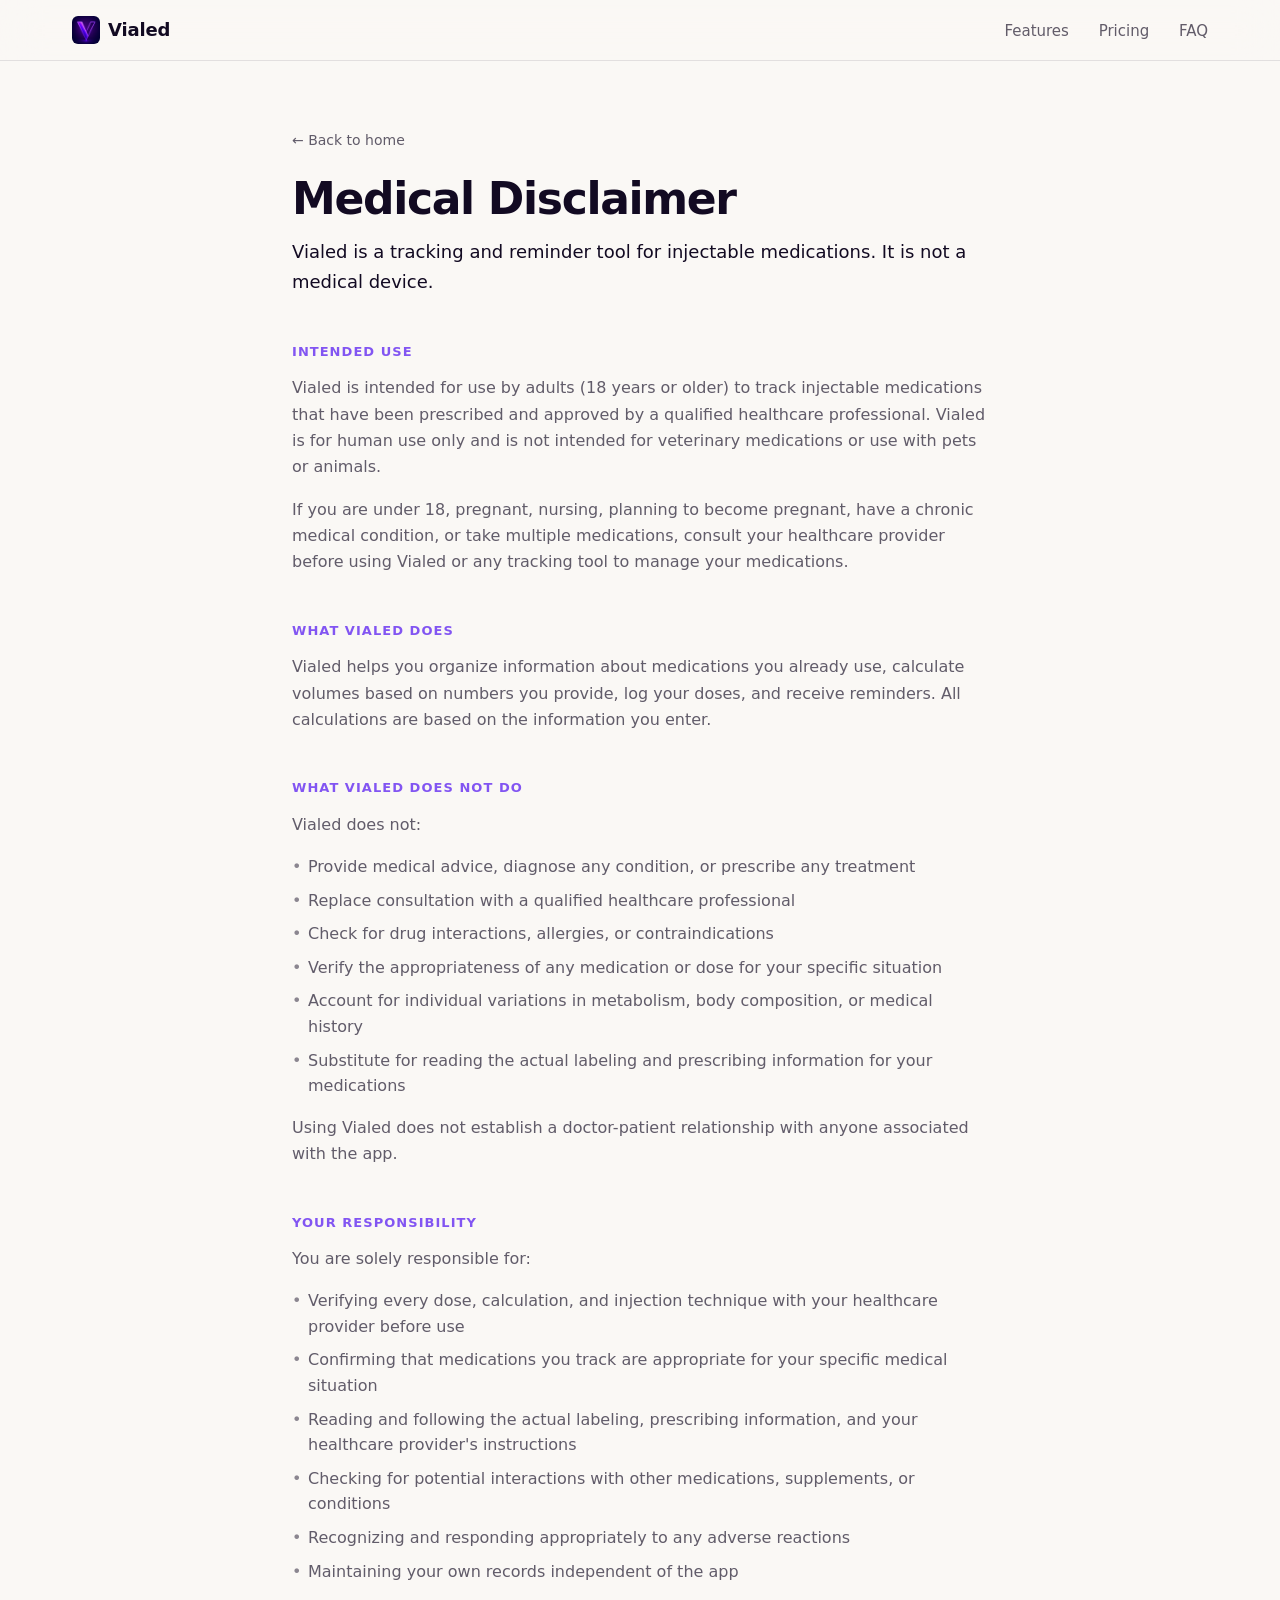
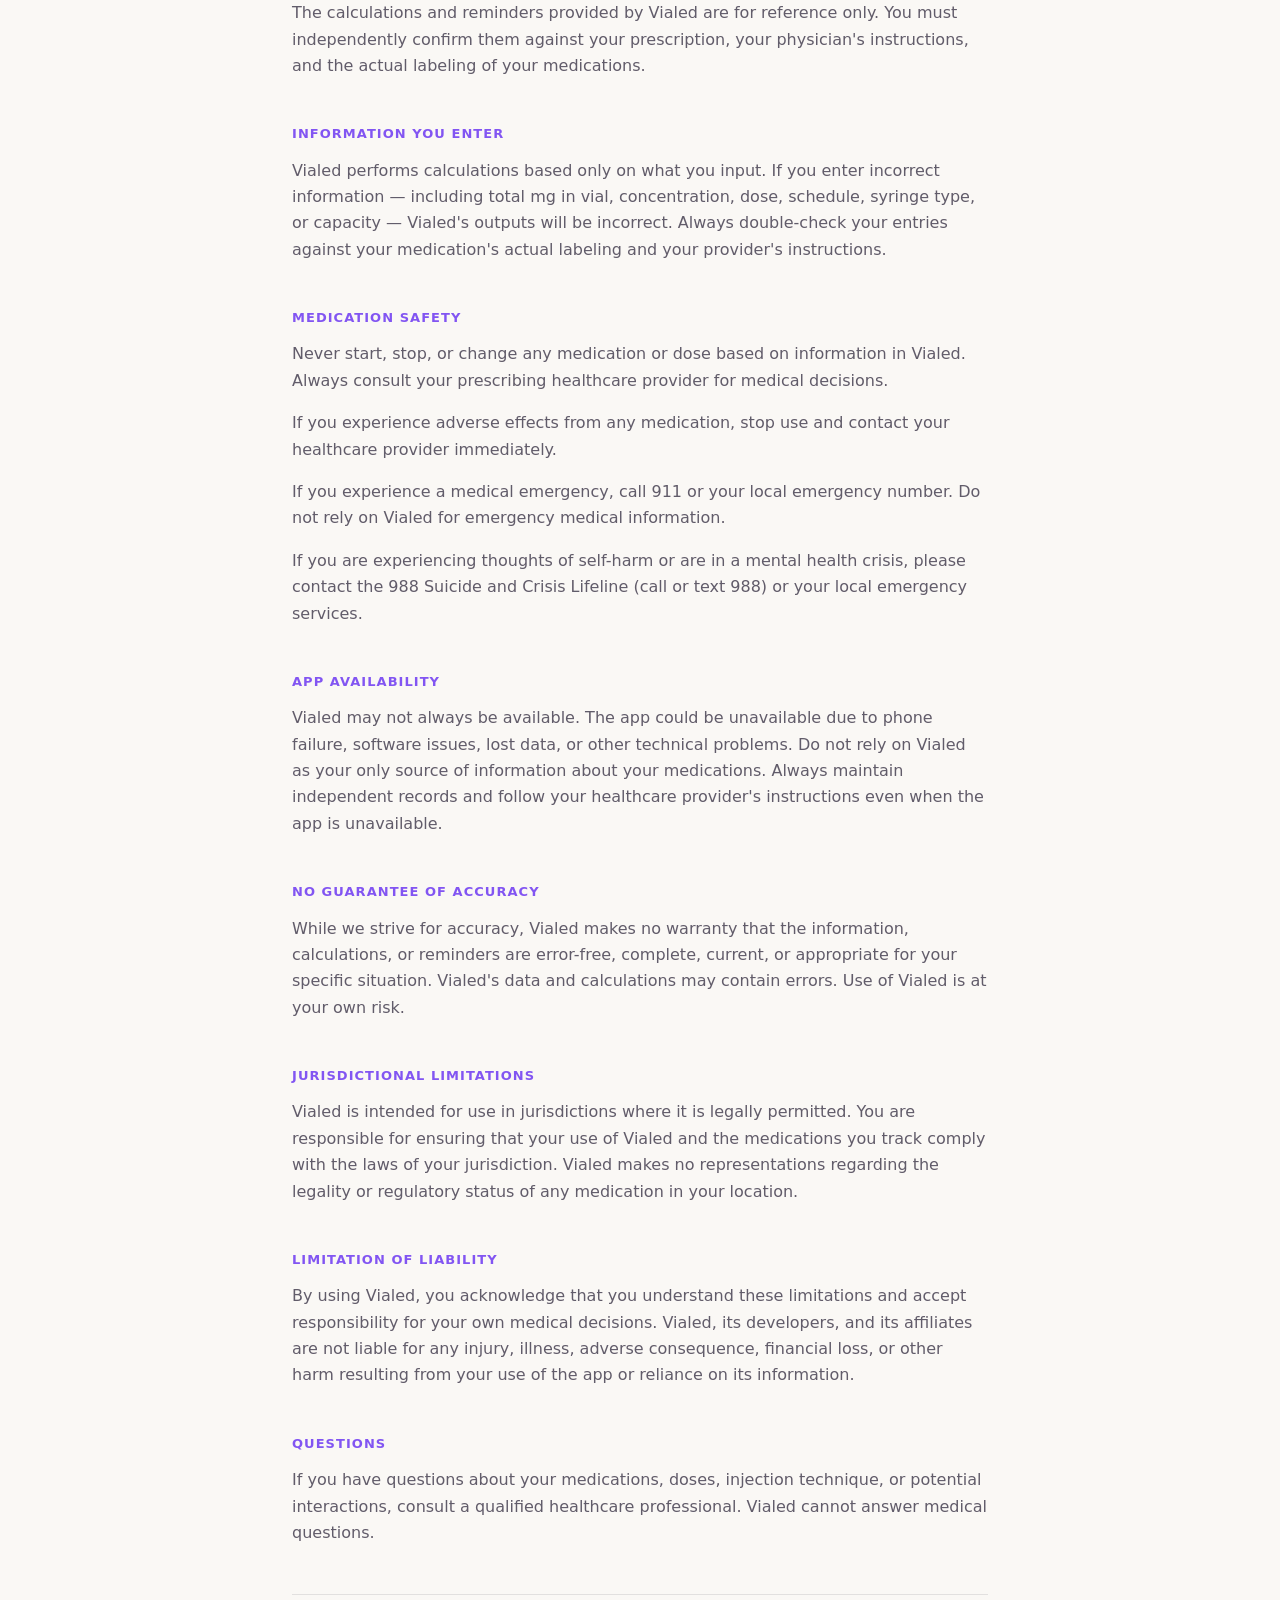
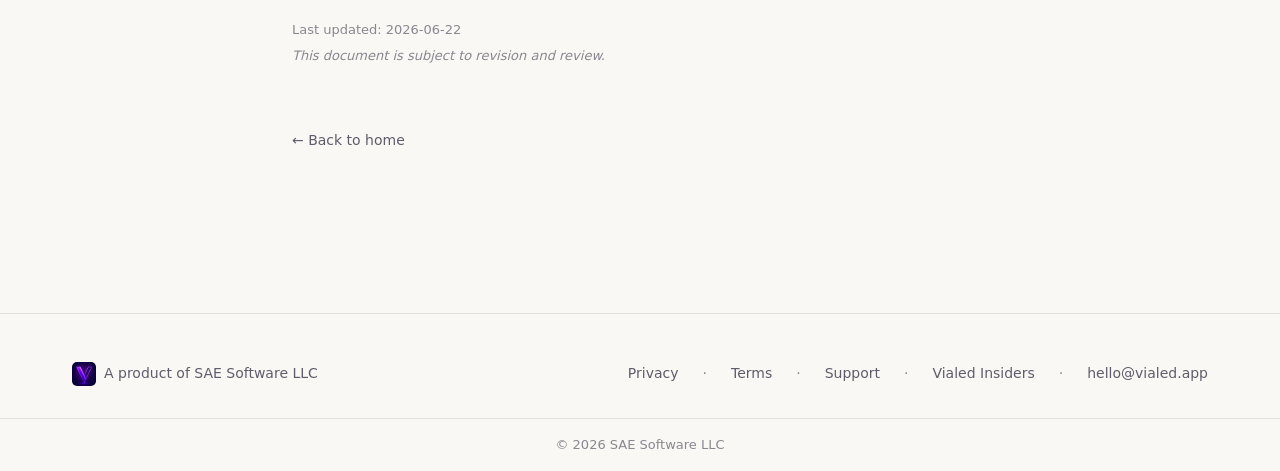
<file: disclaimer.html>
<!DOCTYPE html>
<html lang="en">
<head>
  <meta charset="utf-8" />
  <meta name="viewport" content="width=device-width, initial-scale=1, viewport-fit=cover" />
  <meta name="theme-color" content="#FAF8F5" />
  <meta name="color-scheme" content="light" />
  <title>Medical Disclaimer — Vialed</title>
  <meta name="description" content="Vialed medical disclaimer. Vialed is a tracking and reminder tool for injectable medications. It is not a medical device and does not provide medical advice." />
  <link rel="icon" href="/favicon.ico" sizes="any" />
  <link rel="icon" type="image/png" sizes="32x32" href="/assets/favicon-32x32.png" />
  <link rel="icon" type="image/png" sizes="16x16" href="/assets/favicon-16x16.png" />
  <link rel="apple-touch-icon" sizes="180x180" href="/assets/apple-touch-icon.png" />
  <link rel="manifest" href="/site.webmanifest" />
  <link rel="canonical" href="https://vialed.app/disclaimer.html" />
  <link rel="stylesheet" href="styles.css?v=6" />
</head>
<body>

<header class="site-header">
  <div class="container">
    <a class="brand" href="/" aria-label="Vialed home">
      <img src="assets/vialed-logo-light-web.png" alt="" />
      <span>Vialed</span>
    </a>
    <nav aria-label="Primary">
      <a href="/#features">Features</a>
      <a href="/#pricing">Pricing</a>
      <a href="/#faq">FAQ</a>
    </nav>
  </div>
</header>

<!--
  Body text below is verbatim from MedicalDisclaimerContent.swift in the
  iOS Vialed project. Single source of truth — if this disclaimer is
  revised, update both files together and bump the "Last updated" date.
-->
<main class="legal-doc">
  <div class="container">
    <a href="/" class="back-link">← Back to home</a>
    <h1>Medical Disclaimer</h1>

    <p class="lede">Vialed is a tracking and reminder tool for injectable medications. It is not a medical device.</p>

    <h2>Intended Use</h2>
    <p>Vialed is intended for use by adults (18 years or older) to track injectable medications that have been prescribed and approved by a qualified healthcare professional. Vialed is for human use only and is not intended for veterinary medications or use with pets or animals.</p>
    <p>If you are under 18, pregnant, nursing, planning to become pregnant, have a chronic medical condition, or take multiple medications, consult your healthcare provider before using Vialed or any tracking tool to manage your medications.</p>

    <h2>What Vialed Does</h2>
    <p>Vialed helps you organize information about medications you already use, calculate volumes based on numbers you provide, log your doses, and receive reminders. All calculations are based on the information you enter.</p>

    <h2>What Vialed Does Not Do</h2>
    <p>Vialed does not:</p>
    <ul>
      <li>Provide medical advice, diagnose any condition, or prescribe any treatment</li>
      <li>Replace consultation with a qualified healthcare professional</li>
      <li>Check for drug interactions, allergies, or contraindications</li>
      <li>Verify the appropriateness of any medication or dose for your specific situation</li>
      <li>Account for individual variations in metabolism, body composition, or medical history</li>
      <li>Substitute for reading the actual labeling and prescribing information for your medications</li>
    </ul>
    <p>Using Vialed does not establish a doctor-patient relationship with anyone associated with the app.</p>

    <h2>Your Responsibility</h2>
    <p>You are solely responsible for:</p>
    <ul>
      <li>Verifying every dose, calculation, and injection technique with your healthcare provider before use</li>
      <li>Confirming that medications you track are appropriate for your specific medical situation</li>
      <li>Reading and following the actual labeling, prescribing information, and your healthcare provider's instructions</li>
      <li>Checking for potential interactions with other medications, supplements, or conditions</li>
      <li>Recognizing and responding appropriately to any adverse reactions</li>
      <li>Maintaining your own records independent of the app</li>
    </ul>
    <p>The calculations and reminders provided by Vialed are for reference only. You must independently confirm them against your prescription, your physician's instructions, and the actual labeling of your medications.</p>

    <h2>Information You Enter</h2>
    <p>Vialed performs calculations based only on what you input. If you enter incorrect information — including total mg in vial, concentration, dose, schedule, syringe type, or capacity — Vialed's outputs will be incorrect. Always double-check your entries against your medication's actual labeling and your provider's instructions.</p>

    <h2>Medication Safety</h2>
    <p>Never start, stop, or change any medication or dose based on information in Vialed. Always consult your prescribing healthcare provider for medical decisions.</p>
    <p>If you experience adverse effects from any medication, stop use and contact your healthcare provider immediately.</p>
    <p>If you experience a medical emergency, call 911 or your local emergency number. Do not rely on Vialed for emergency medical information.</p>
    <p>If you are experiencing thoughts of self-harm or are in a mental health crisis, please contact the 988 Suicide and Crisis Lifeline (call or text 988) or your local emergency services.</p>

    <h2>App Availability</h2>
    <p>Vialed may not always be available. The app could be unavailable due to phone failure, software issues, lost data, or other technical problems. Do not rely on Vialed as your only source of information about your medications. Always maintain independent records and follow your healthcare provider's instructions even when the app is unavailable.</p>

    <h2>No Guarantee of Accuracy</h2>
    <p>While we strive for accuracy, Vialed makes no warranty that the information, calculations, or reminders are error-free, complete, current, or appropriate for your specific situation. Vialed's data and calculations may contain errors. Use of Vialed is at your own risk.</p>

    <h2>Jurisdictional Limitations</h2>
    <p>Vialed is intended for use in jurisdictions where it is legally permitted. You are responsible for ensuring that your use of Vialed and the medications you track comply with the laws of your jurisdiction. Vialed makes no representations regarding the legality or regulatory status of any medication in your location.</p>

    <h2>Limitation of Liability</h2>
    <p>By using Vialed, you acknowledge that you understand these limitations and accept responsibility for your own medical decisions. Vialed, its developers, and its affiliates are not liable for any injury, illness, adverse consequence, financial loss, or other harm resulting from your use of the app or reliance on its information.</p>

    <h2>Questions</h2>
    <p>If you have questions about your medications, doses, injection technique, or potential interactions, consult a qualified healthcare professional. Vialed cannot answer medical questions.</p>

    <hr />
    <p class="legal-meta">Last updated: 2026-06-22</p>
    <p class="legal-meta"><em>This document is subject to revision and review.</em></p>

    <a href="/" class="back-link bottom">← Back to home</a>
  </div>
</main>

<footer class="site-footer">
  <div class="container">
    <div class="footer-brand">
      <img src="assets/vialed-logo-light-web.png" alt="" />
      <span>A product of SAE Software LLC</span>
    </div>
    <div class="footer-links">
      <a href="/privacy.html">Privacy</a>
      <span class="sep">·</span>
      <a href="/terms.html">Terms</a>
      <span class="sep">·</span>
      <a href="/support.html">Support</a>
      <span class="sep">·</span>
      <a href="/newsletter">Vialed Insiders</a>
      <span class="sep">·</span>
      <a href="mailto:hello@vialed.app">hello@vialed.app</a>
    </div>
  </div>
</footer>

<div class="footer-copyright">
  <div class="container">© 2026 SAE Software LLC</div>
</div>

</body>
</html>
</file>
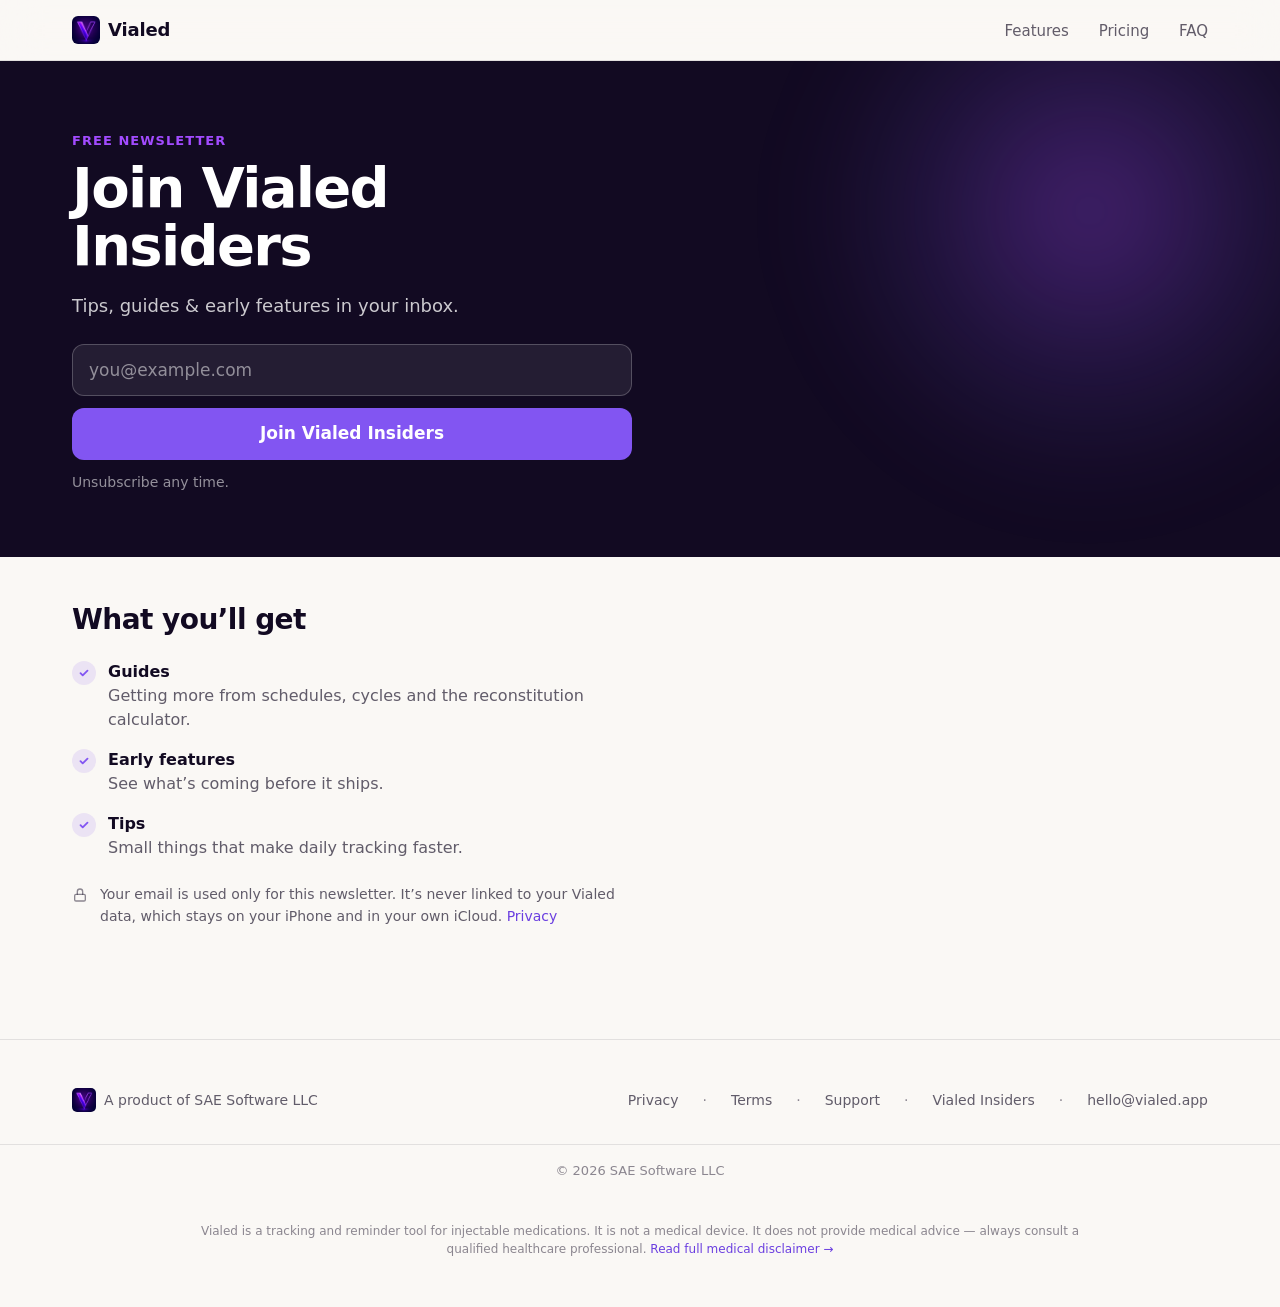
<file: newsletter.html>
<!DOCTYPE html>
<html lang="en">
<head>
  <meta charset="utf-8" />
  <meta name="viewport" content="width=device-width, initial-scale=1, viewport-fit=cover" />
  <meta name="theme-color" content="#FAF8F5" />
  <meta name="color-scheme" content="light" />
  <title>Join Vialed Insiders — Vialed</title>
  <meta name="description" content="Join Vialed Insiders, the free Vialed newsletter: tips, guides &amp; early features in your inbox." />
  <link rel="icon" href="/favicon.ico" sizes="any" />
  <link rel="icon" type="image/png" sizes="32x32" href="/assets/favicon-32x32.png" />
  <link rel="icon" type="image/png" sizes="16x16" href="/assets/favicon-16x16.png" />
  <link rel="apple-touch-icon" sizes="180x180" href="/assets/apple-touch-icon.png" />
  <link rel="manifest" href="/site.webmanifest" />
  <link rel="canonical" href="https://vialed.app/newsletter" />
  <link rel="stylesheet" href="/styles.css?v=6" />
</head>
<body>

<header class="site-header">
  <div class="container">
    <a class="brand" href="/" aria-label="Vialed home">
      <img src="/assets/vialed-logo-light-web.png" alt="" />
      <span>Vialed</span>
    </a>
    <nav aria-label="Primary">
      <a href="/#features">Features</a>
      <a href="/#pricing">Pricing</a>
      <a href="/#faq">FAQ</a>
    </nav>
  </div>
</header>

<main>

<!-- ============================================================
     Signup — indigo panel. One of two states is shown at a time:
     ready (the form, including the typo/error message) and joined.
     Single opt-in: a successful submit adds the email to the list
     immediately, with no confirmation email.
     ============================================================ -->
<section class="privacy-panel newsletter-panel" aria-labelledby="insiders-heading">
  <div class="container">
    <div class="newsletter-body" data-insiders data-state="ready">

      <div class="newsletter-intro">
        <span class="eyebrow">Free newsletter</span>
        <h1 id="insiders-heading">Join Vialed Insiders</h1>
        <p class="newsletter-lede">Tips, guides &amp; early features in your inbox.</p>
      </div>

      <form class="newsletter-form" data-insiders-form data-for="ready" novalidate>
        <label class="sr-only" for="insiders-email">Email address</label>
        <input
          class="newsletter-input"
          id="insiders-email"
          name="email"
          type="email"
          inputmode="email"
          autocomplete="email"
          autocapitalize="off"
          autocorrect="off"
          spellcheck="false"
          placeholder="you@example.com"
          aria-describedby="insiders-error insiders-fine"
          required
        />
        <p class="newsletter-error" id="insiders-error" data-insiders-error role="alert" hidden></p>
        <button class="newsletter-button" type="submit">Join Vialed Insiders</button>
        <p class="newsletter-fine" id="insiders-fine">Unsubscribe any time.</p>
        <noscript><p class="newsletter-fine">Signing up needs JavaScript. Turn it on for this page, or email <a href="mailto:info@vialed.app">info@vialed.app</a> and we&rsquo;ll add you.</p></noscript>
      </form>

      <div class="newsletter-status" data-for="joined" tabindex="-1" hidden>
        <span class="newsletter-badge is-confirmed" aria-hidden="true">
          <svg viewBox="0 0 24 24" fill="none" stroke="currentColor" stroke-width="2.4" stroke-linecap="round" stroke-linejoin="round"><path d="m5 12.5 4.5 4.5L19 7.5"/></svg>
        </span>
        <h2>You&rsquo;re in</h2>
        <p>Welcome to Vialed Insiders. Tips, guides and early looks at new features will go to <strong data-insiders-joined-as>your email</strong>.</p>
        <a class="privacy-link" href="/">Back to Vialed →</a>
      </div>

    </div>
  </div>
</section>

<section class="newsletter-details" aria-labelledby="insiders-gets">
  <div class="container">
    <h2 id="insiders-gets">What you&rsquo;ll get</h2>
    <ul class="newsletter-gets">
      <li>
        <span class="newsletter-tick" aria-hidden="true"><svg viewBox="0 0 12 12" fill="none" stroke="currentColor" stroke-width="1.8" stroke-linecap="round" stroke-linejoin="round"><path d="m2.5 6.2 2.2 2.2L9.5 3.6"/></svg></span>
        <span><strong>Guides</strong>Getting more from schedules, cycles and the reconstitution calculator.</span>
      </li>
      <li>
        <span class="newsletter-tick" aria-hidden="true"><svg viewBox="0 0 12 12" fill="none" stroke="currentColor" stroke-width="1.8" stroke-linecap="round" stroke-linejoin="round"><path d="m2.5 6.2 2.2 2.2L9.5 3.6"/></svg></span>
        <span><strong>Early features</strong>See what&rsquo;s coming before it ships.</span>
      </li>
      <li>
        <span class="newsletter-tick" aria-hidden="true"><svg viewBox="0 0 12 12" fill="none" stroke="currentColor" stroke-width="1.8" stroke-linecap="round" stroke-linejoin="round"><path d="m2.5 6.2 2.2 2.2L9.5 3.6"/></svg></span>
        <span><strong>Tips</strong>Small things that make daily tracking faster.</span>
      </li>
    </ul>
    <p class="newsletter-privacy">
      <svg viewBox="0 0 24 24" fill="none" stroke="currentColor" stroke-width="2" stroke-linecap="round" stroke-linejoin="round" aria-hidden="true"><rect x="4" y="11" width="16" height="10" rx="2"/><path d="M8 11V7a4 4 0 0 1 8 0v4"/></svg>
      <span>Your email is used only for this newsletter. It&rsquo;s never linked to your Vialed data, which stays on your iPhone and in your own iCloud. <a href="/privacy.html">Privacy</a></span>
    </p>
  </div>
</section>

</main>

<footer class="site-footer">
  <div class="container">
    <div class="footer-brand">
      <img src="/assets/vialed-logo-light-web.png" alt="" />
      <span>A product of SAE Software LLC</span>
    </div>
    <div class="footer-links">
      <a href="/privacy.html">Privacy</a>
      <span class="sep">·</span>
      <a href="/terms.html">Terms</a>
      <span class="sep">·</span>
      <a href="/support.html">Support</a>
      <span class="sep">·</span>
      <a href="/newsletter">Vialed Insiders</a>
      <span class="sep">·</span>
      <a href="mailto:hello@vialed.app">hello@vialed.app</a>
    </div>
  </div>
</footer>

<div class="footer-copyright">
  <div class="container">© 2026 SAE Software LLC</div>
</div>

<aside class="medical-disclaimer" aria-label="Medical disclaimer summary">
  <div class="container">
    <p>Vialed is a tracking and reminder tool for injectable medications. It is not a medical device. It does not provide medical advice — always consult a qualified healthcare professional. <a href="/disclaimer.html">Read full medical disclaimer →</a></p>
  </div>
</aside>

<script src="/insiders-signup.js" defer></script>

</body>
</html>
</file>
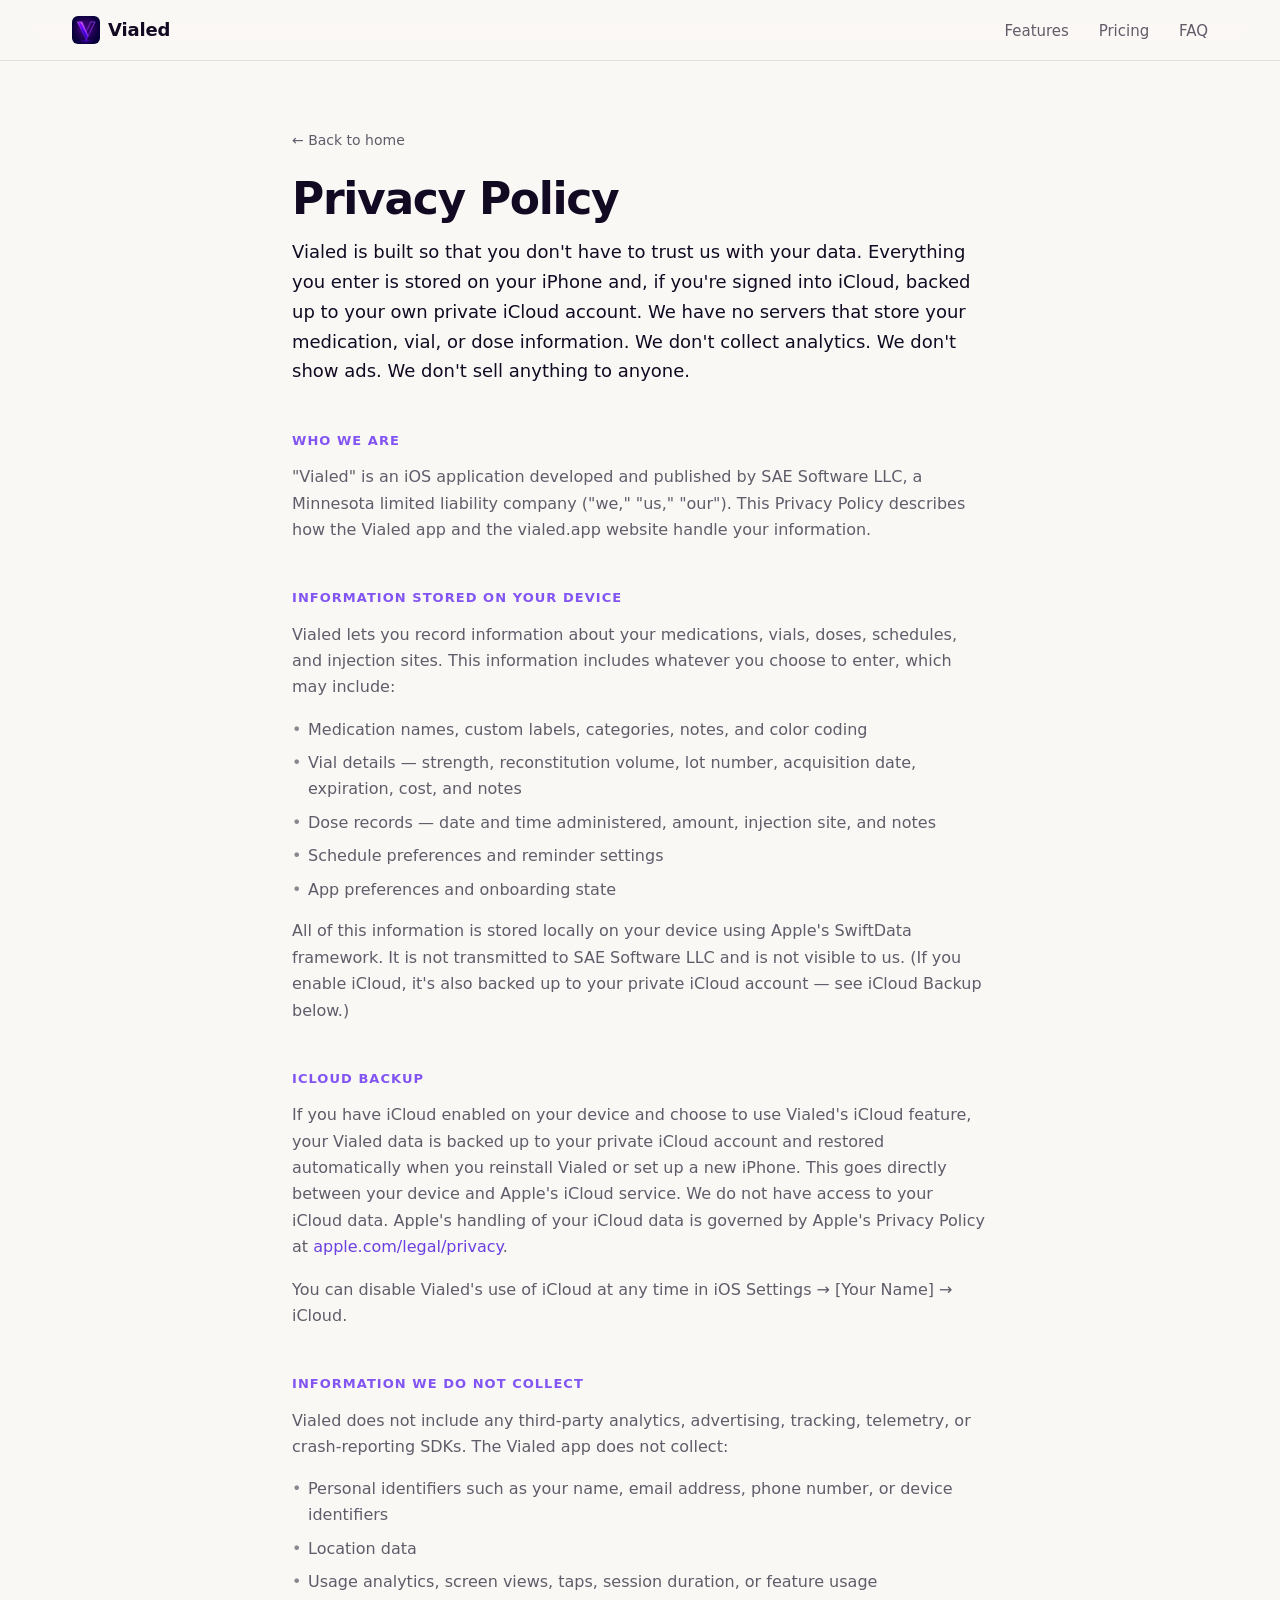
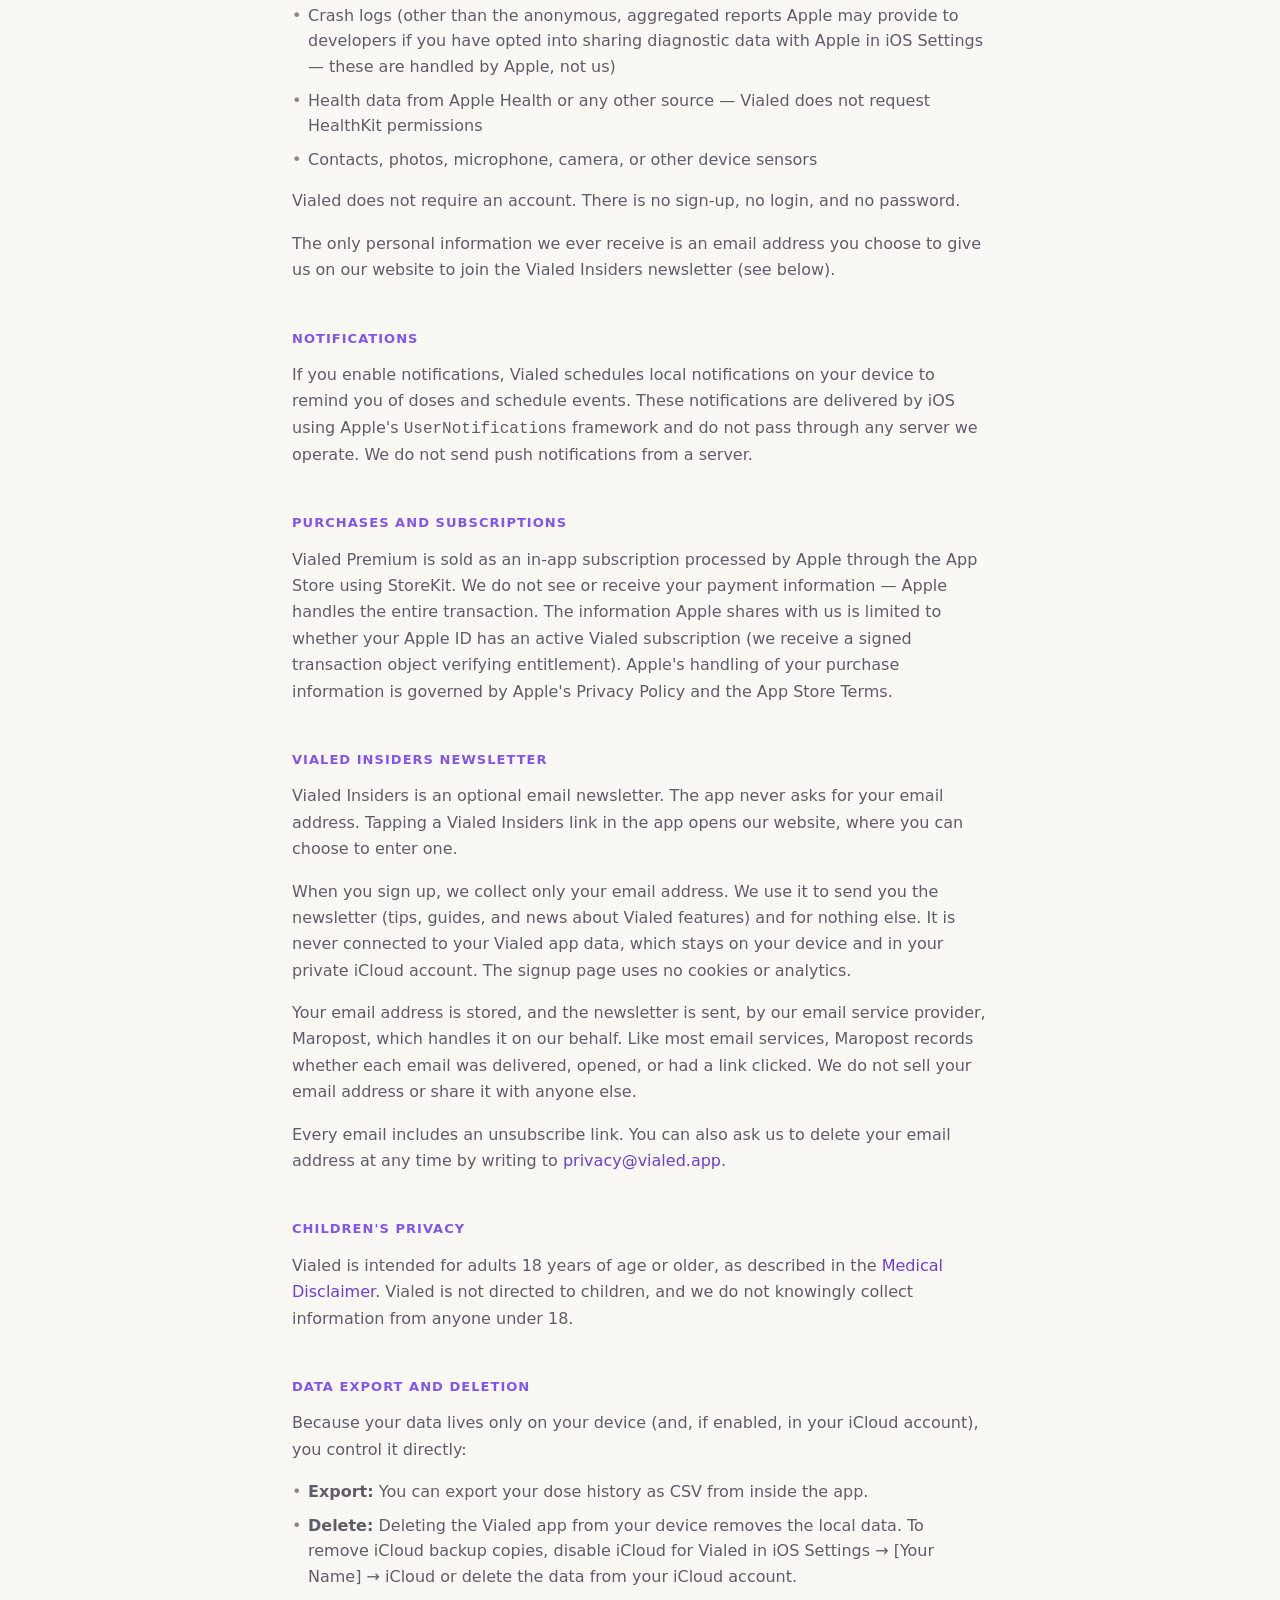
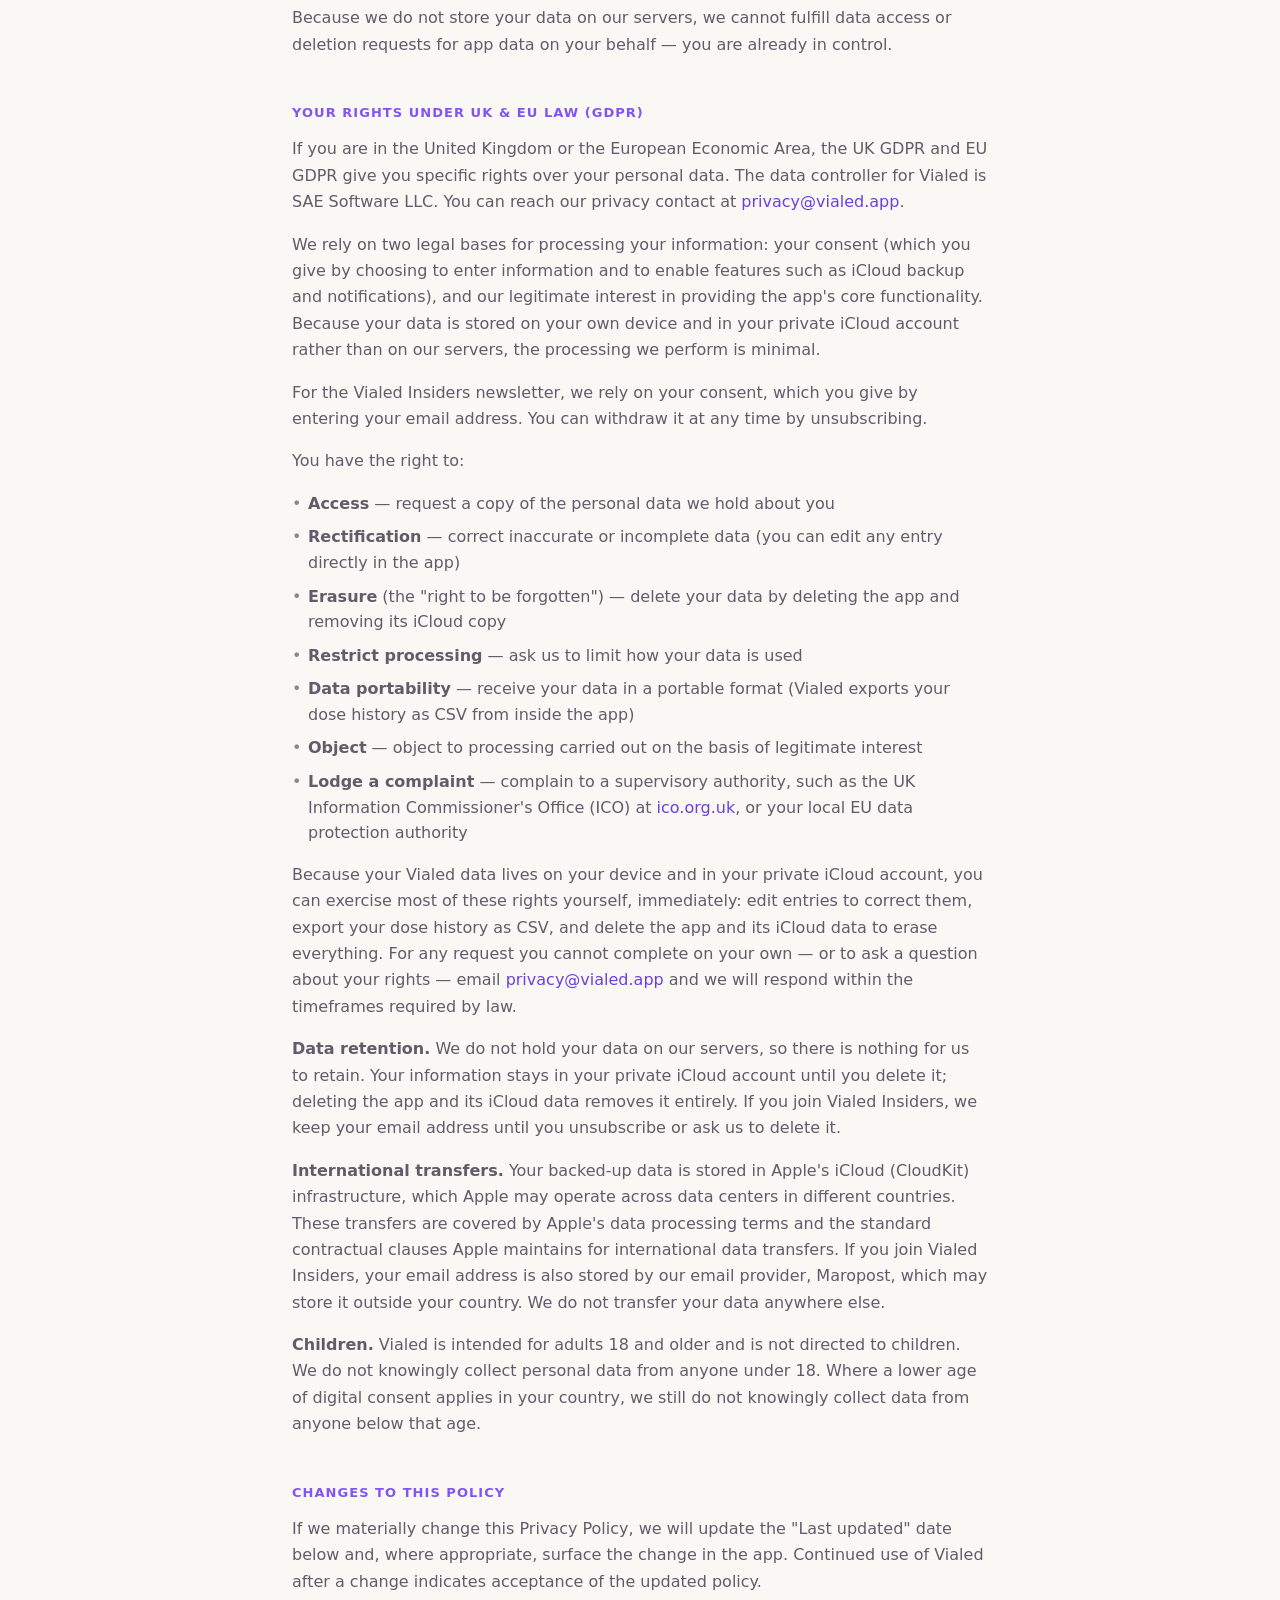
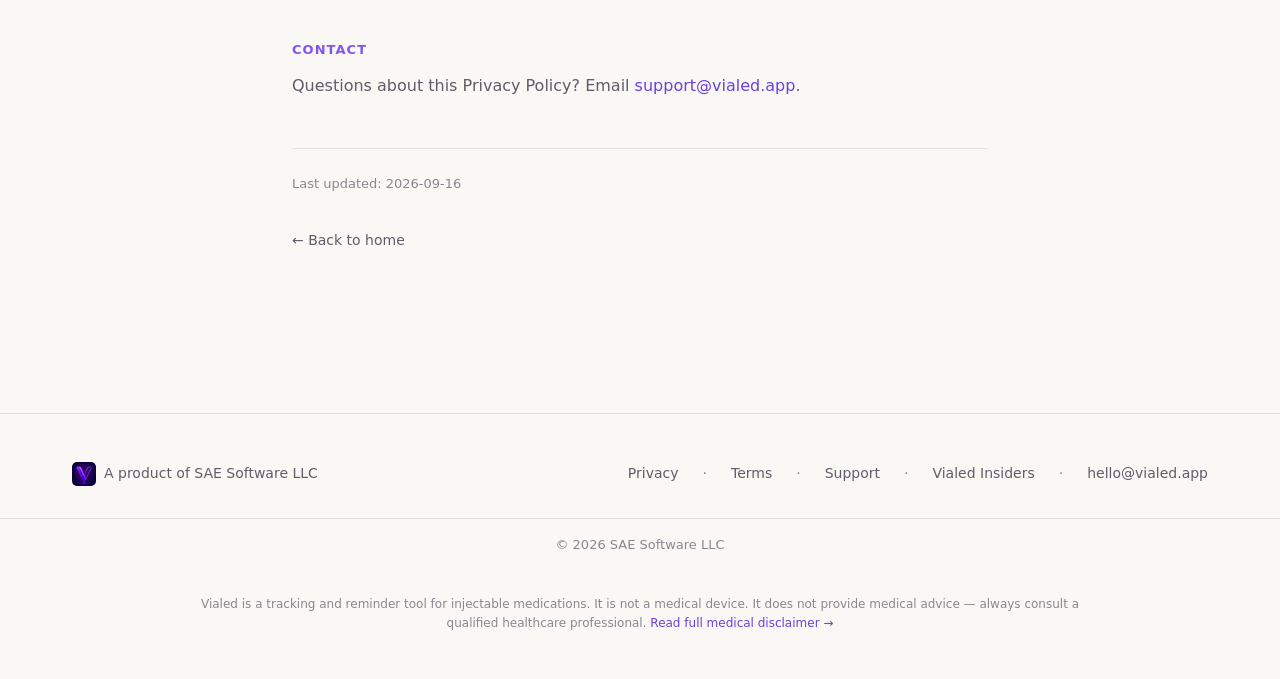
<file: privacy.html>
<!DOCTYPE html>
<html lang="en">
<head>
  <meta charset="utf-8" />
  <meta name="viewport" content="width=device-width, initial-scale=1, viewport-fit=cover" />
  <meta name="theme-color" content="#FAF8F5" />
  <meta name="color-scheme" content="light" />
  <title>Privacy Policy — Vialed</title>
  <meta name="description" content="Vialed Privacy Policy. Your data is stored on your device. No analytics, no tracking, no accounts." />
  <link rel="icon" href="/favicon.ico" sizes="any" />
  <link rel="icon" type="image/png" sizes="32x32" href="/assets/favicon-32x32.png" />
  <link rel="icon" type="image/png" sizes="16x16" href="/assets/favicon-16x16.png" />
  <link rel="apple-touch-icon" sizes="180x180" href="/assets/apple-touch-icon.png" />
  <link rel="manifest" href="/site.webmanifest" />
  <link rel="canonical" href="https://vialed.app/privacy.html" />
  <link rel="stylesheet" href="styles.css?v=6" />
</head>
<body>

<header class="site-header">
  <div class="container">
    <a class="brand" href="/" aria-label="Vialed home">
      <img src="assets/vialed-logo-light-web.png" alt="" />
      <span>Vialed</span>
    </a>
    <nav aria-label="Primary">
      <a href="/#features">Features</a>
      <a href="/#pricing">Pricing</a>
      <a href="/#faq">FAQ</a>
    </nav>
  </div>
</header>

<main class="legal-doc">
  <div class="container">
    <a href="/" class="back-link">← Back to home</a>
    <h1>Privacy Policy</h1>

    <p class="lede">Vialed is built so that you don't have to trust us with your data. Everything you enter is stored on your iPhone and, if you're signed into iCloud, backed up to your own private iCloud account. We have no servers that store your medication, vial, or dose information. We don't collect analytics. We don't show ads. We don't sell anything to anyone.</p>

    <h2>Who We Are</h2>
    <p>"Vialed" is an iOS application developed and published by SAE Software LLC, a Minnesota limited liability company ("we," "us," "our"). This Privacy Policy describes how the Vialed app and the vialed.app website handle your information.</p>

    <h2>Information Stored on Your Device</h2>
    <p>Vialed lets you record information about your medications, vials, doses, schedules, and injection sites. This information includes whatever you choose to enter, which may include:</p>
    <ul>
      <li>Medication names, custom labels, categories, notes, and color coding</li>
      <li>Vial details — strength, reconstitution volume, lot number, acquisition date, expiration, cost, and notes</li>
      <li>Dose records — date and time administered, amount, injection site, and notes</li>
      <li>Schedule preferences and reminder settings</li>
      <li>App preferences and onboarding state</li>
    </ul>
    <p>All of this information is stored locally on your device using Apple's SwiftData framework. It is not transmitted to SAE Software LLC and is not visible to us. (If you enable iCloud, it's also backed up to your private iCloud account — see iCloud Backup below.)</p>

    <h2>iCloud Backup</h2>
    <p>If you have iCloud enabled on your device and choose to use Vialed's iCloud feature, your Vialed data is backed up to your private iCloud account and restored automatically when you reinstall Vialed or set up a new iPhone. This goes directly between your device and Apple's iCloud service. We do not have access to your iCloud data. Apple's handling of your iCloud data is governed by Apple's Privacy Policy at <a href="https://www.apple.com/legal/privacy/" rel="noopener">apple.com/legal/privacy</a>.</p>
    <p>You can disable Vialed's use of iCloud at any time in iOS Settings → [Your Name] → iCloud.</p>

    <h2>Information We Do Not Collect</h2>
    <p>Vialed does not include any third-party analytics, advertising, tracking, telemetry, or crash-reporting SDKs. The Vialed app does not collect:</p>
    <ul>
      <li>Personal identifiers such as your name, email address, phone number, or device identifiers</li>
      <li>Location data</li>
      <li>Usage analytics, screen views, taps, session duration, or feature usage</li>
      <li>Crash logs (other than the anonymous, aggregated reports Apple may provide to developers if you have opted into sharing diagnostic data with Apple in iOS Settings — these are handled by Apple, not us)</li>
      <li>Health data from Apple Health or any other source — Vialed does not request HealthKit permissions</li>
      <li>Contacts, photos, microphone, camera, or other device sensors</li>
    </ul>
    <p>Vialed does not require an account. There is no sign-up, no login, and no password.</p>
    <p>The only personal information we ever receive is an email address you choose to give us on our website to join the Vialed Insiders newsletter (see below).</p>

    <h2>Notifications</h2>
    <p>If you enable notifications, Vialed schedules local notifications on your device to remind you of doses and schedule events. These notifications are delivered by iOS using Apple's <code>UserNotifications</code> framework and do not pass through any server we operate. We do not send push notifications from a server.</p>

    <h2>Purchases and Subscriptions</h2>
    <p>Vialed Premium is sold as an in-app subscription processed by Apple through the App Store using StoreKit. We do not see or receive your payment information — Apple handles the entire transaction. The information Apple shares with us is limited to whether your Apple ID has an active Vialed subscription (we receive a signed transaction object verifying entitlement). Apple's handling of your purchase information is governed by Apple's Privacy Policy and the App Store Terms.</p>

    <h2>Vialed Insiders Newsletter</h2>
    <p>Vialed Insiders is an optional email newsletter. The app never asks for your email address. Tapping a Vialed Insiders link in the app opens our website, where you can choose to enter one.</p>
    <p>When you sign up, we collect only your email address. We use it to send you the newsletter (tips, guides, and news about Vialed features) and for nothing else. It is never connected to your Vialed app data, which stays on your device and in your private iCloud account. The signup page uses no cookies or analytics.</p>
    <p>Your email address is stored, and the newsletter is sent, by our email service provider, Maropost, which handles it on our behalf. Like most email services, Maropost records whether each email was delivered, opened, or had a link clicked. We do not sell your email address or share it with anyone else.</p>
    <p>Every email includes an unsubscribe link. You can also ask us to delete your email address at any time by writing to <a href="mailto:privacy@vialed.app">privacy@vialed.app</a>.</p>

    <h2>Children's Privacy</h2>
    <p>Vialed is intended for adults 18 years of age or older, as described in the <a href="/disclaimer.html">Medical Disclaimer</a>. Vialed is not directed to children, and we do not knowingly collect information from anyone under 18.</p>

    <h2>Data Export and Deletion</h2>
    <p>Because your data lives only on your device (and, if enabled, in your iCloud account), you control it directly:</p>
    <ul>
      <li><strong>Export:</strong> You can export your dose history as CSV from inside the app.</li>
      <li><strong>Delete:</strong> Deleting the Vialed app from your device removes the local data. To remove iCloud backup copies, disable iCloud for Vialed in iOS Settings → [Your Name] → iCloud or delete the data from your iCloud account.</li>
    </ul>
    <p>Because we do not store your data on our servers, we cannot fulfill data access or deletion requests for app data on your behalf — you are already in control.</p>

    <h2>Your Rights Under UK &amp; EU Law (GDPR)</h2>
    <p>If you are in the United Kingdom or the European Economic Area, the UK GDPR and EU GDPR give you specific rights over your personal data. The data controller for Vialed is SAE Software LLC. You can reach our privacy contact at <a href="mailto:privacy@vialed.app">privacy@vialed.app</a>.</p>
    <p>We rely on two legal bases for processing your information: your consent (which you give by choosing to enter information and to enable features such as iCloud backup and notifications), and our legitimate interest in providing the app's core functionality. Because your data is stored on your own device and in your private iCloud account rather than on our servers, the processing we perform is minimal.</p>
    <p>For the Vialed Insiders newsletter, we rely on your consent, which you give by entering your email address. You can withdraw it at any time by unsubscribing.</p>
    <p>You have the right to:</p>
    <ul>
      <li><strong>Access</strong> — request a copy of the personal data we hold about you</li>
      <li><strong>Rectification</strong> — correct inaccurate or incomplete data (you can edit any entry directly in the app)</li>
      <li><strong>Erasure</strong> (the "right to be forgotten") — delete your data by deleting the app and removing its iCloud copy</li>
      <li><strong>Restrict processing</strong> — ask us to limit how your data is used</li>
      <li><strong>Data portability</strong> — receive your data in a portable format (Vialed exports your dose history as CSV from inside the app)</li>
      <li><strong>Object</strong> — object to processing carried out on the basis of legitimate interest</li>
      <li><strong>Lodge a complaint</strong> — complain to a supervisory authority, such as the UK Information Commissioner's Office (ICO) at <a href="https://ico.org.uk" rel="noopener">ico.org.uk</a>, or your local EU data protection authority</li>
    </ul>
    <p>Because your Vialed data lives on your device and in your private iCloud account, you can exercise most of these rights yourself, immediately: edit entries to correct them, export your dose history as CSV, and delete the app and its iCloud data to erase everything. For any request you cannot complete on your own — or to ask a question about your rights — email <a href="mailto:privacy@vialed.app">privacy@vialed.app</a> and we will respond within the timeframes required by law.</p>
    <p><strong>Data retention.</strong> We do not hold your data on our servers, so there is nothing for us to retain. Your information stays in your private iCloud account until you delete it; deleting the app and its iCloud data removes it entirely. If you join Vialed Insiders, we keep your email address until you unsubscribe or ask us to delete it.</p>
    <p><strong>International transfers.</strong> Your backed-up data is stored in Apple's iCloud (CloudKit) infrastructure, which Apple may operate across data centers in different countries. These transfers are covered by Apple's data processing terms and the standard contractual clauses Apple maintains for international data transfers. If you join Vialed Insiders, your email address is also stored by our email provider, Maropost, which may store it outside your country. We do not transfer your data anywhere else.</p>
    <p><strong>Children.</strong> Vialed is intended for adults 18 and older and is not directed to children. We do not knowingly collect personal data from anyone under 18. Where a lower age of digital consent applies in your country, we still do not knowingly collect data from anyone below that age.</p>

    <h2>Changes to This Policy</h2>
    <p>If we materially change this Privacy Policy, we will update the "Last updated" date below and, where appropriate, surface the change in the app. Continued use of Vialed after a change indicates acceptance of the updated policy.</p>

    <h2>Contact</h2>
    <p>Questions about this Privacy Policy? Email <a href="mailto:support@vialed.app">support@vialed.app</a>.</p>

    <hr />
    <p class="legal-meta">Last updated: 2026-09-16</p>

    <a href="/" class="back-link bottom">← Back to home</a>
  </div>
</main>

<footer class="site-footer">
  <div class="container">
    <div class="footer-brand">
      <img src="assets/vialed-logo-light-web.png" alt="" />
      <span>A product of SAE Software LLC</span>
    </div>
    <div class="footer-links">
      <a href="/privacy.html">Privacy</a>
      <span class="sep">·</span>
      <a href="/terms.html">Terms</a>
      <span class="sep">·</span>
      <a href="/support.html">Support</a>
      <span class="sep">·</span>
      <a href="/newsletter">Vialed Insiders</a>
      <span class="sep">·</span>
      <a href="mailto:hello@vialed.app">hello@vialed.app</a>
    </div>
  </div>
</footer>

<div class="footer-copyright">
  <div class="container">© 2026 SAE Software LLC</div>
</div>

<aside class="medical-disclaimer" aria-label="Medical disclaimer summary">
  <div class="container">
    <p>Vialed is a tracking and reminder tool for injectable medications. It is not a medical device. It does not provide medical advice — always consult a qualified healthcare professional. <a href="/disclaimer.html">Read full medical disclaimer →</a></p>
  </div>
</aside>

</body>
</html>
</file>
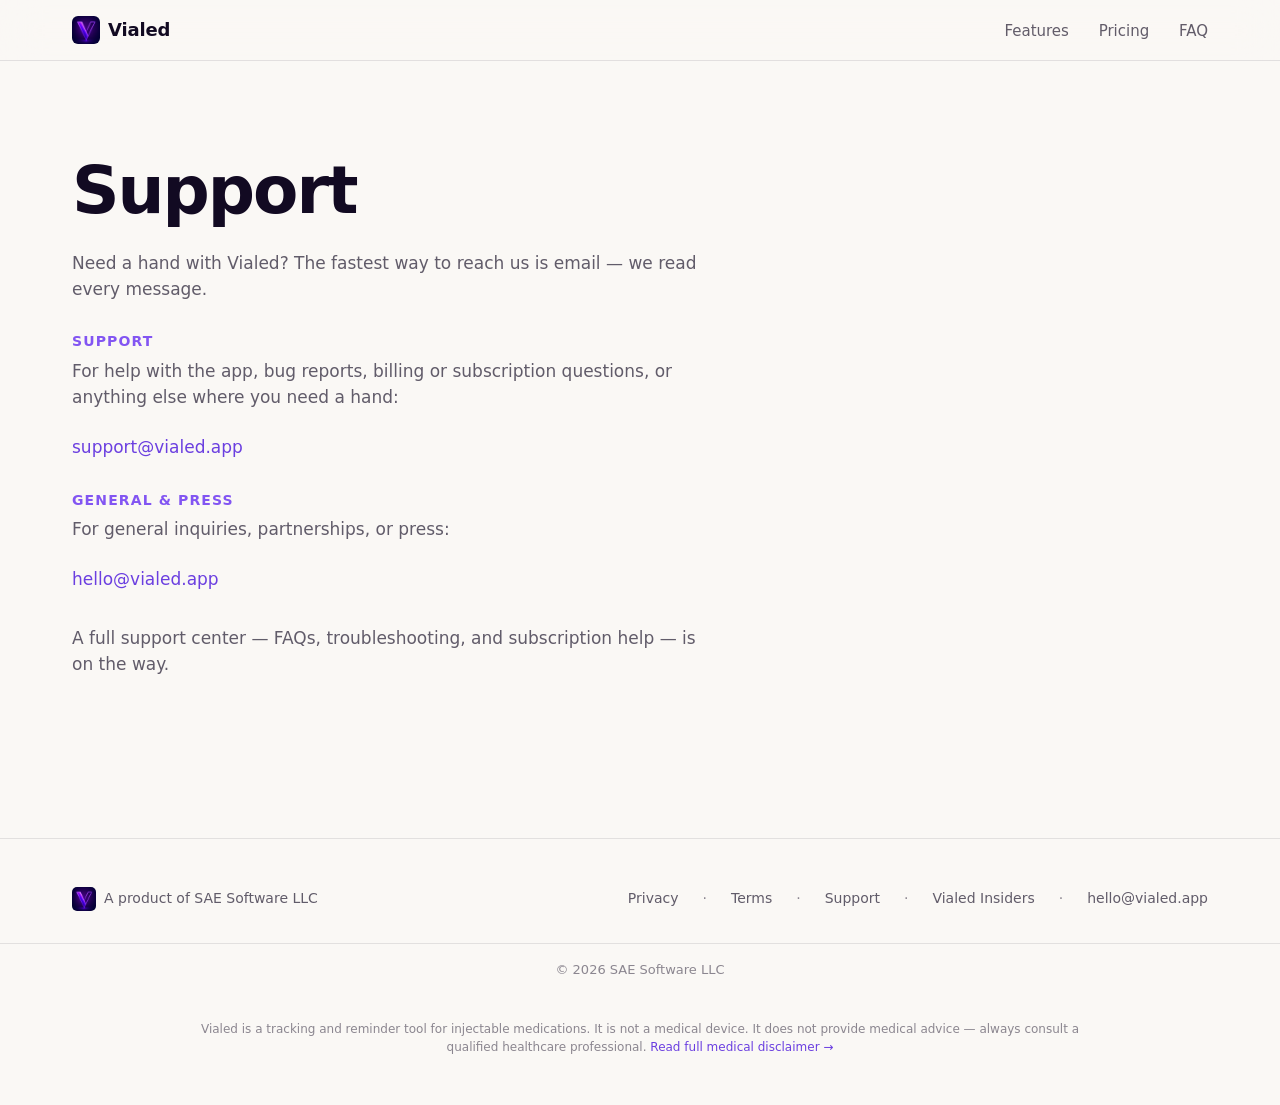
<file: support.html>
<!DOCTYPE html>
<html lang="en">
<head>
  <meta charset="utf-8" />
  <meta name="viewport" content="width=device-width, initial-scale=1, viewport-fit=cover" />
  <meta name="theme-color" content="#FAF8F5" />
  <meta name="color-scheme" content="light" />
  <title>Support — Vialed</title>
  <meta name="description" content="Get help with Vialed. Contact the team for questions, bug reports, or feedback." />
  <link rel="icon" href="/favicon.ico" sizes="any" />
  <link rel="icon" type="image/png" sizes="32x32" href="/assets/favicon-32x32.png" />
  <link rel="icon" type="image/png" sizes="16x16" href="/assets/favicon-16x16.png" />
  <link rel="apple-touch-icon" sizes="180x180" href="/assets/apple-touch-icon.png" />
  <link rel="manifest" href="/site.webmanifest" />
  <link rel="canonical" href="https://vialed.app/support.html" />
  <link rel="stylesheet" href="styles.css?v=6" />
</head>
<body>

<header class="site-header">
  <div class="container">
    <a class="brand" href="/" aria-label="Vialed home">
      <img src="assets/vialed-logo-light-web.png" alt="" />
      <span>Vialed</span>
    </a>
    <nav aria-label="Primary">
      <a href="/#features">Features</a>
      <a href="/#pricing">Pricing</a>
      <a href="/#faq">FAQ</a>
    </nav>
  </div>
</header>

<main class="stub-page">
  <div class="container">
    <h1>Support</h1>
    <div class="stub-body">
      <p>Need a hand with Vialed? The fastest way to reach us is email — we read every message.</p>

      <h2 style="font-size:14px; font-weight:600; letter-spacing:0.08em; text-transform:uppercase; color:var(--accent-bright); margin:32px 0 8px;">Support</h2>
      <p>For help with the app, bug reports, billing or subscription questions, or anything else where you need a hand:</p>
      <ul class="contact-list">
        <li><a href="mailto:support@vialed.app">support@vialed.app</a></li>
      </ul>

      <h2 style="font-size:14px; font-weight:600; letter-spacing:0.08em; text-transform:uppercase; color:var(--accent-bright); margin:32px 0 8px;">General &amp; press</h2>
      <p>For general inquiries, partnerships, or press:</p>
      <ul class="contact-list">
        <li><a href="mailto:hello@vialed.app">hello@vialed.app</a></li>
      </ul>

      <p style="margin-top: 32px;">A full support center — FAQs, troubleshooting, and subscription help — is on the way.</p>
    </div>
  </div>
</main>

<footer class="site-footer">
  <div class="container">
    <div class="footer-brand">
      <img src="assets/vialed-logo-light-web.png" alt="" />
      <span>A product of SAE Software LLC</span>
    </div>
    <div class="footer-links">
      <a href="/privacy.html">Privacy</a>
      <span class="sep">·</span>
      <a href="/terms.html">Terms</a>
      <span class="sep">·</span>
      <a href="/support.html">Support</a>
      <span class="sep">·</span>
      <a href="/newsletter">Vialed Insiders</a>
      <span class="sep">·</span>
      <a href="mailto:hello@vialed.app">hello@vialed.app</a>
    </div>
  </div>
</footer>

<div class="footer-copyright">
  <div class="container">© 2026 SAE Software LLC</div>
</div>

<aside class="medical-disclaimer" aria-label="Medical disclaimer summary">
  <div class="container">
    <p>Vialed is a tracking and reminder tool for injectable medications. It is not a medical device. It does not provide medical advice — always consult a qualified healthcare professional. <a href="/disclaimer.html">Read full medical disclaimer →</a></p>
  </div>
</aside>

</body>
</html>
</file>
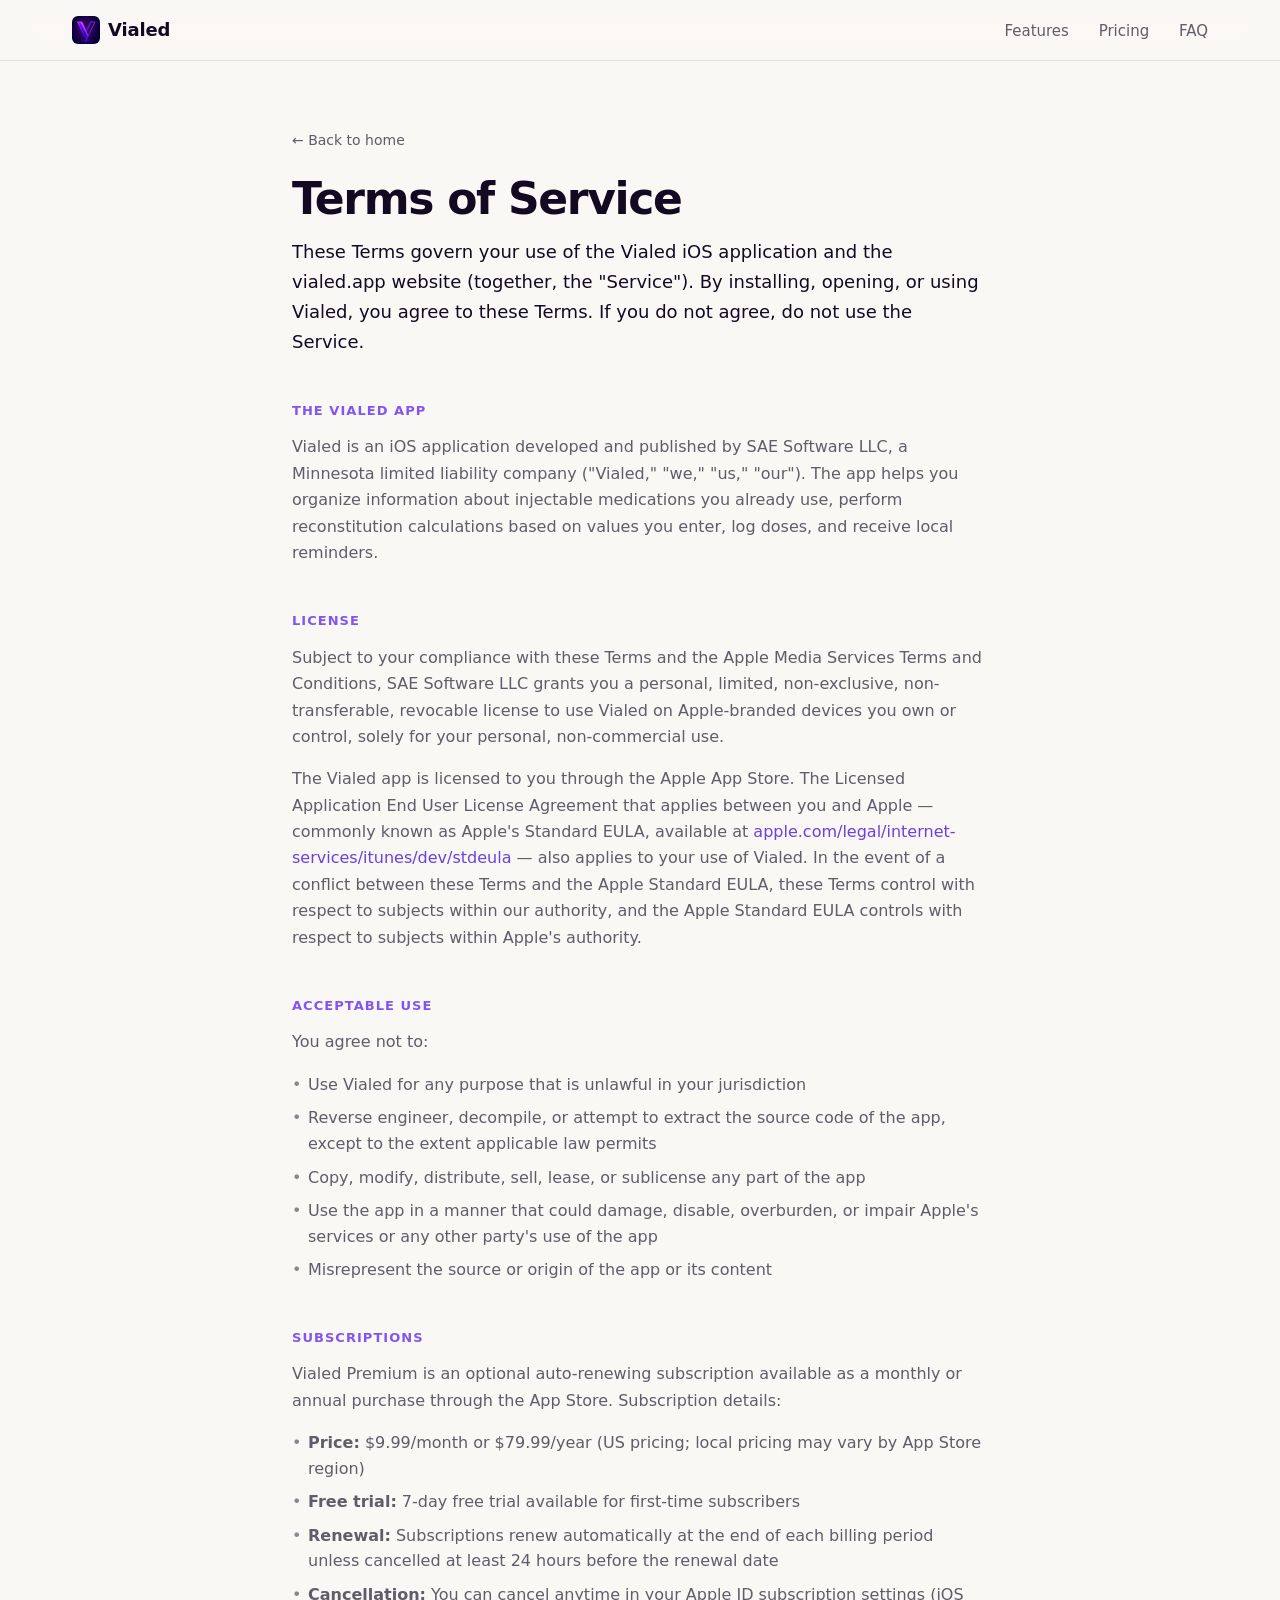
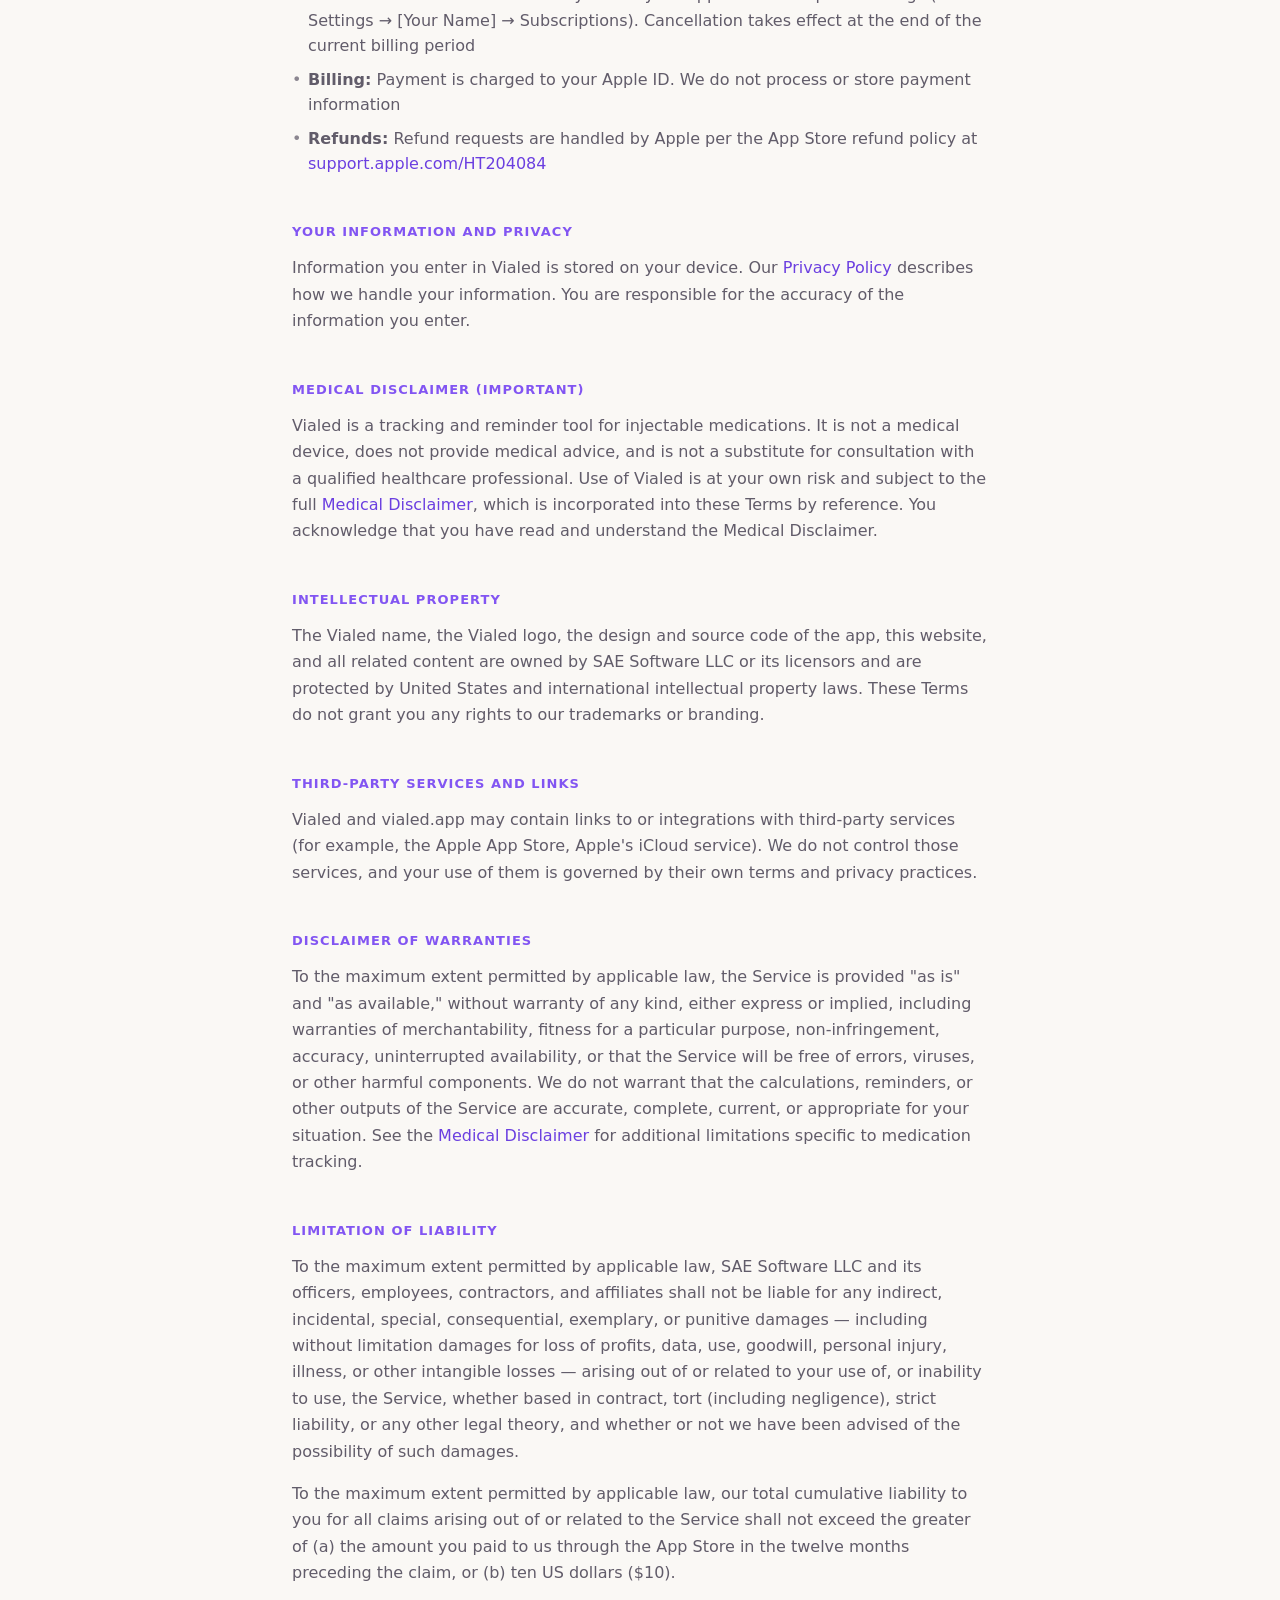
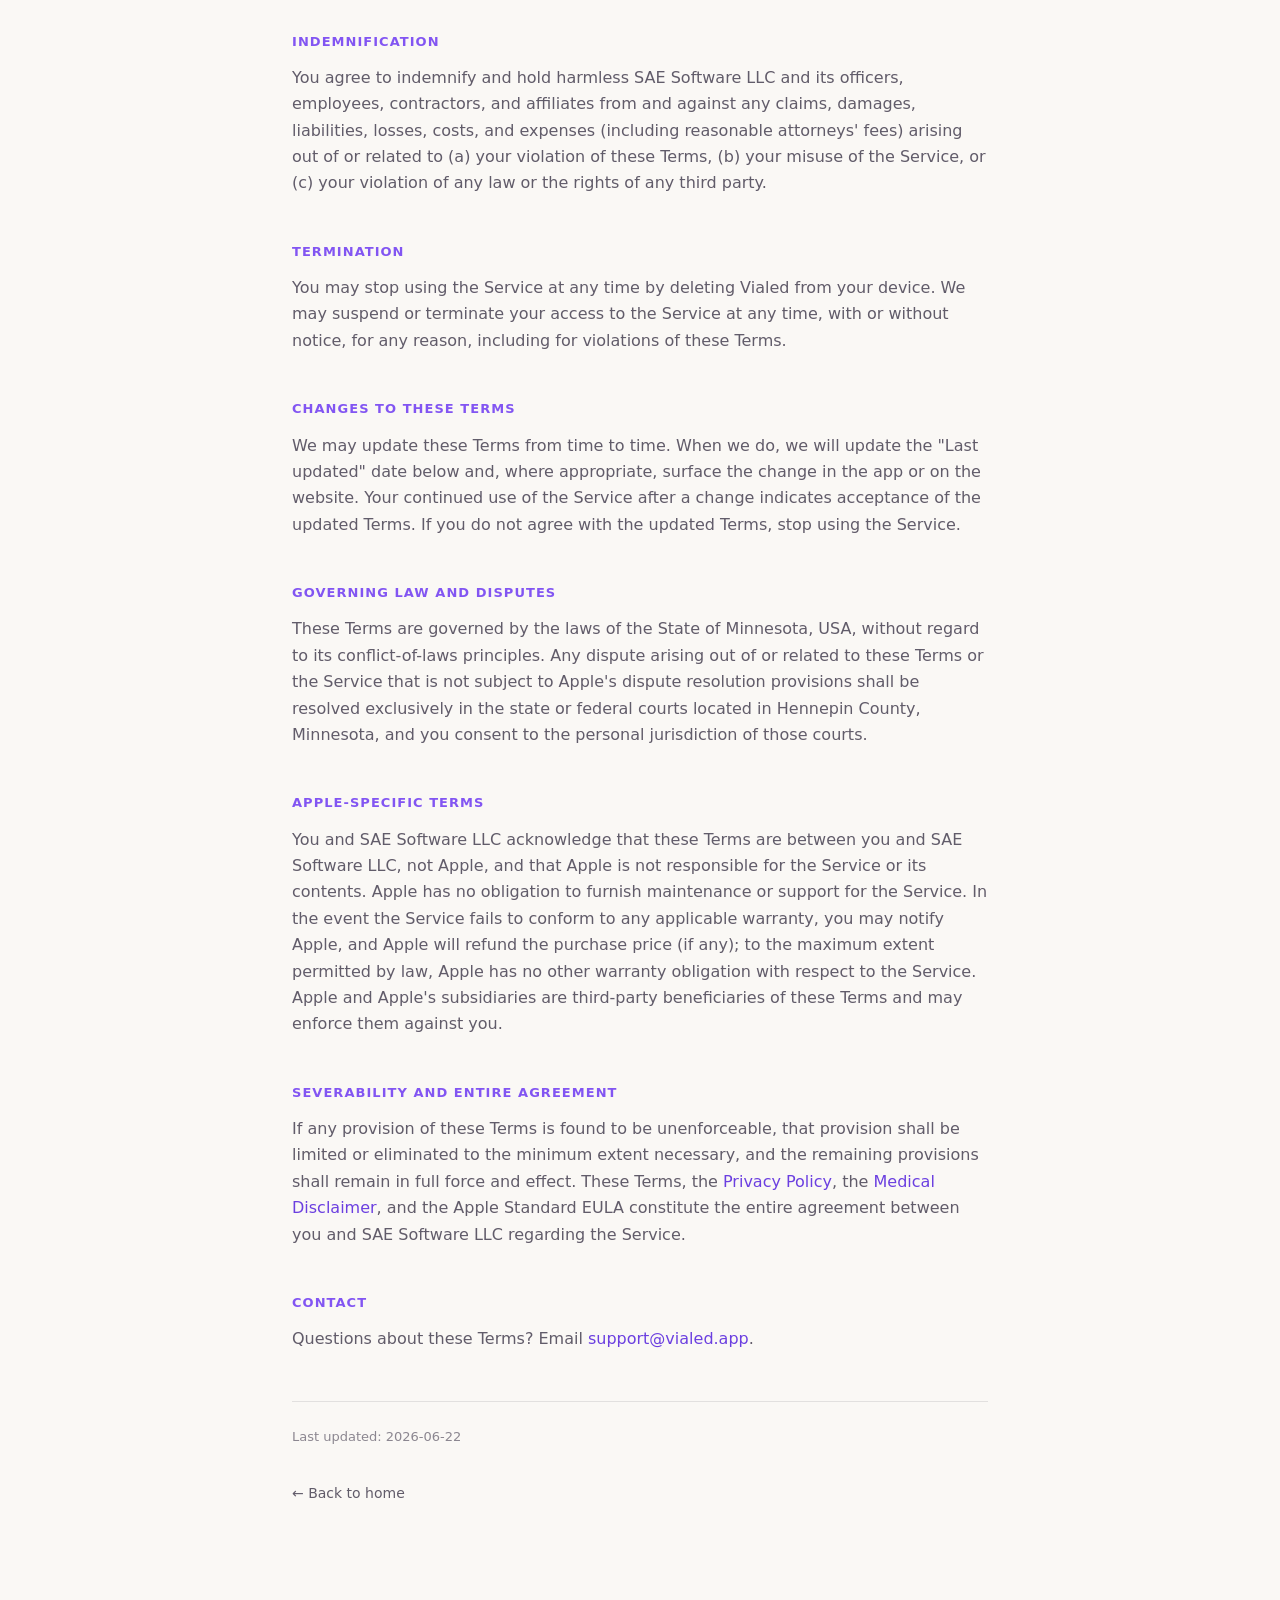
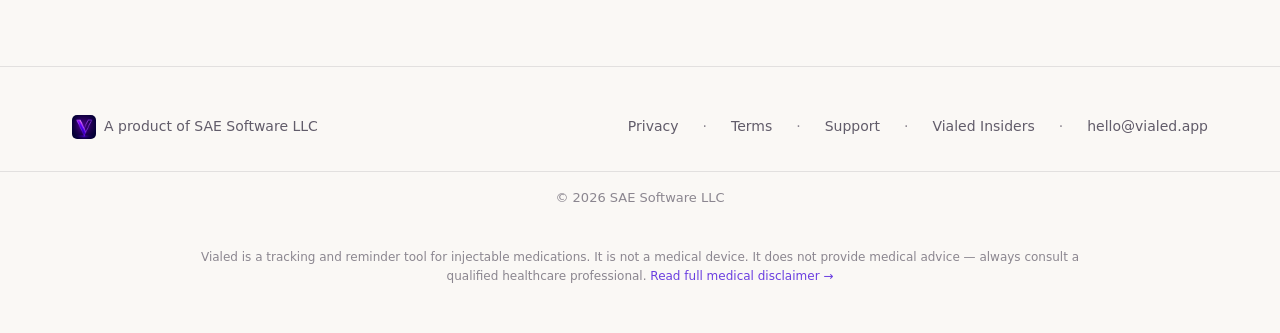
<file: terms.html>
<!DOCTYPE html>
<html lang="en">
<head>
  <meta charset="utf-8" />
  <meta name="viewport" content="width=device-width, initial-scale=1, viewport-fit=cover" />
  <meta name="theme-color" content="#FAF8F5" />
  <meta name="color-scheme" content="light" />
  <title>Terms of Service — Vialed</title>
  <meta name="description" content="Vialed Terms of Service. Subscription terms, acceptable use, disclaimers, and limitations." />
  <link rel="icon" href="/favicon.ico" sizes="any" />
  <link rel="icon" type="image/png" sizes="32x32" href="/assets/favicon-32x32.png" />
  <link rel="icon" type="image/png" sizes="16x16" href="/assets/favicon-16x16.png" />
  <link rel="apple-touch-icon" sizes="180x180" href="/assets/apple-touch-icon.png" />
  <link rel="manifest" href="/site.webmanifest" />
  <link rel="canonical" href="https://vialed.app/terms.html" />
  <link rel="stylesheet" href="styles.css?v=6" />
</head>
<body>

<header class="site-header">
  <div class="container">
    <a class="brand" href="/" aria-label="Vialed home">
      <img src="assets/vialed-logo-light-web.png" alt="" />
      <span>Vialed</span>
    </a>
    <nav aria-label="Primary">
      <a href="/#features">Features</a>
      <a href="/#pricing">Pricing</a>
      <a href="/#faq">FAQ</a>
    </nav>
  </div>
</header>

<main class="legal-doc">
  <div class="container">
    <a href="/" class="back-link">← Back to home</a>
    <h1>Terms of Service</h1>

    <p class="lede">These Terms govern your use of the Vialed iOS application and the vialed.app website (together, the "Service"). By installing, opening, or using Vialed, you agree to these Terms. If you do not agree, do not use the Service.</p>

    <h2>The Vialed App</h2>
    <p>Vialed is an iOS application developed and published by SAE Software LLC, a Minnesota limited liability company ("Vialed," "we," "us," "our"). The app helps you organize information about injectable medications you already use, perform reconstitution calculations based on values you enter, log doses, and receive local reminders.</p>

    <h2>License</h2>
    <p>Subject to your compliance with these Terms and the Apple Media Services Terms and Conditions, SAE Software LLC grants you a personal, limited, non-exclusive, non-transferable, revocable license to use Vialed on Apple-branded devices you own or control, solely for your personal, non-commercial use.</p>
    <p>The Vialed app is licensed to you through the Apple App Store. The Licensed Application End User License Agreement that applies between you and Apple — commonly known as Apple's Standard EULA, available at <a href="https://www.apple.com/legal/internet-services/itunes/dev/stdeula/" rel="noopener">apple.com/legal/internet-services/itunes/dev/stdeula</a> — also applies to your use of Vialed. In the event of a conflict between these Terms and the Apple Standard EULA, these Terms control with respect to subjects within our authority, and the Apple Standard EULA controls with respect to subjects within Apple's authority.</p>

    <h2>Acceptable Use</h2>
    <p>You agree not to:</p>
    <ul>
      <li>Use Vialed for any purpose that is unlawful in your jurisdiction</li>
      <li>Reverse engineer, decompile, or attempt to extract the source code of the app, except to the extent applicable law permits</li>
      <li>Copy, modify, distribute, sell, lease, or sublicense any part of the app</li>
      <li>Use the app in a manner that could damage, disable, overburden, or impair Apple's services or any other party's use of the app</li>
      <li>Misrepresent the source or origin of the app or its content</li>
    </ul>

    <h2>Subscriptions</h2>
    <p>Vialed Premium is an optional auto-renewing subscription available as a monthly or annual purchase through the App Store. Subscription details:</p>
    <ul>
      <li><strong>Price:</strong> $9.99/month or $79.99/year (US pricing; local pricing may vary by App Store region)</li>
      <li><strong>Free trial:</strong> 7-day free trial available for first-time subscribers</li>
      <li><strong>Renewal:</strong> Subscriptions renew automatically at the end of each billing period unless cancelled at least 24 hours before the renewal date</li>
      <li><strong>Cancellation:</strong> You can cancel anytime in your Apple ID subscription settings (iOS Settings → [Your Name] → Subscriptions). Cancellation takes effect at the end of the current billing period</li>
      <li><strong>Billing:</strong> Payment is charged to your Apple ID. We do not process or store payment information</li>
      <li><strong>Refunds:</strong> Refund requests are handled by Apple per the App Store refund policy at <a href="https://support.apple.com/HT204084" rel="noopener">support.apple.com/HT204084</a></li>
    </ul>

    <h2>Your Information and Privacy</h2>
    <p>Information you enter in Vialed is stored on your device. Our <a href="/privacy.html">Privacy Policy</a> describes how we handle your information. You are responsible for the accuracy of the information you enter.</p>

    <h2>Medical Disclaimer (Important)</h2>
    <p>Vialed is a tracking and reminder tool for injectable medications. It is not a medical device, does not provide medical advice, and is not a substitute for consultation with a qualified healthcare professional. Use of Vialed is at your own risk and subject to the full <a href="/disclaimer.html">Medical Disclaimer</a>, which is incorporated into these Terms by reference. You acknowledge that you have read and understand the Medical Disclaimer.</p>

    <h2>Intellectual Property</h2>
    <p>The Vialed name, the Vialed logo, the design and source code of the app, this website, and all related content are owned by SAE Software LLC or its licensors and are protected by United States and international intellectual property laws. These Terms do not grant you any rights to our trademarks or branding.</p>

    <h2>Third-Party Services and Links</h2>
    <p>Vialed and vialed.app may contain links to or integrations with third-party services (for example, the Apple App Store, Apple's iCloud service). We do not control those services, and your use of them is governed by their own terms and privacy practices.</p>

    <h2>Disclaimer of Warranties</h2>
    <p>To the maximum extent permitted by applicable law, the Service is provided "as is" and "as available," without warranty of any kind, either express or implied, including warranties of merchantability, fitness for a particular purpose, non-infringement, accuracy, uninterrupted availability, or that the Service will be free of errors, viruses, or other harmful components. We do not warrant that the calculations, reminders, or other outputs of the Service are accurate, complete, current, or appropriate for your situation. See the <a href="/disclaimer.html">Medical Disclaimer</a> for additional limitations specific to medication tracking.</p>

    <h2>Limitation of Liability</h2>
    <p>To the maximum extent permitted by applicable law, SAE Software LLC and its officers, employees, contractors, and affiliates shall not be liable for any indirect, incidental, special, consequential, exemplary, or punitive damages — including without limitation damages for loss of profits, data, use, goodwill, personal injury, illness, or other intangible losses — arising out of or related to your use of, or inability to use, the Service, whether based in contract, tort (including negligence), strict liability, or any other legal theory, and whether or not we have been advised of the possibility of such damages.</p>
    <p>To the maximum extent permitted by applicable law, our total cumulative liability to you for all claims arising out of or related to the Service shall not exceed the greater of (a) the amount you paid to us through the App Store in the twelve months preceding the claim, or (b) ten US dollars ($10).</p>

    <h2>Indemnification</h2>
    <p>You agree to indemnify and hold harmless SAE Software LLC and its officers, employees, contractors, and affiliates from and against any claims, damages, liabilities, losses, costs, and expenses (including reasonable attorneys' fees) arising out of or related to (a) your violation of these Terms, (b) your misuse of the Service, or (c) your violation of any law or the rights of any third party.</p>

    <h2>Termination</h2>
    <p>You may stop using the Service at any time by deleting Vialed from your device. We may suspend or terminate your access to the Service at any time, with or without notice, for any reason, including for violations of these Terms.</p>

    <h2>Changes to These Terms</h2>
    <p>We may update these Terms from time to time. When we do, we will update the "Last updated" date below and, where appropriate, surface the change in the app or on the website. Your continued use of the Service after a change indicates acceptance of the updated Terms. If you do not agree with the updated Terms, stop using the Service.</p>

    <h2>Governing Law and Disputes</h2>
    <p>These Terms are governed by the laws of the State of Minnesota, USA, without regard to its conflict-of-laws principles. Any dispute arising out of or related to these Terms or the Service that is not subject to Apple's dispute resolution provisions shall be resolved exclusively in the state or federal courts located in Hennepin County, Minnesota, and you consent to the personal jurisdiction of those courts.</p>

    <h2>Apple-Specific Terms</h2>
    <p>You and SAE Software LLC acknowledge that these Terms are between you and SAE Software LLC, not Apple, and that Apple is not responsible for the Service or its contents. Apple has no obligation to furnish maintenance or support for the Service. In the event the Service fails to conform to any applicable warranty, you may notify Apple, and Apple will refund the purchase price (if any); to the maximum extent permitted by law, Apple has no other warranty obligation with respect to the Service. Apple and Apple's subsidiaries are third-party beneficiaries of these Terms and may enforce them against you.</p>

    <h2>Severability and Entire Agreement</h2>
    <p>If any provision of these Terms is found to be unenforceable, that provision shall be limited or eliminated to the minimum extent necessary, and the remaining provisions shall remain in full force and effect. These Terms, the <a href="/privacy.html">Privacy Policy</a>, the <a href="/disclaimer.html">Medical Disclaimer</a>, and the Apple Standard EULA constitute the entire agreement between you and SAE Software LLC regarding the Service.</p>

    <h2>Contact</h2>
    <p>Questions about these Terms? Email <a href="mailto:support@vialed.app">support@vialed.app</a>.</p>

    <hr />
    <p class="legal-meta">Last updated: 2026-06-22</p>

    <a href="/" class="back-link bottom">← Back to home</a>
  </div>
</main>

<footer class="site-footer">
  <div class="container">
    <div class="footer-brand">
      <img src="assets/vialed-logo-light-web.png" alt="" />
      <span>A product of SAE Software LLC</span>
    </div>
    <div class="footer-links">
      <a href="/privacy.html">Privacy</a>
      <span class="sep">·</span>
      <a href="/terms.html">Terms</a>
      <span class="sep">·</span>
      <a href="/support.html">Support</a>
      <span class="sep">·</span>
      <a href="/newsletter">Vialed Insiders</a>
      <span class="sep">·</span>
      <a href="mailto:hello@vialed.app">hello@vialed.app</a>
    </div>
  </div>
</footer>

<div class="footer-copyright">
  <div class="container">© 2026 SAE Software LLC</div>
</div>

<aside class="medical-disclaimer" aria-label="Medical disclaimer summary">
  <div class="container">
    <p>Vialed is a tracking and reminder tool for injectable medications. It is not a medical device. It does not provide medical advice — always consult a qualified healthcare professional. <a href="/disclaimer.html">Read full medical disclaimer →</a></p>
  </div>
</aside>

</body>
</html>
</file>
<file: styles.css>
/* =========================================================================
   Vialed marketing site — single stylesheet.
   Direction A: warm off-white base, indigo ink, electric-violet accents,
   dark phone mockups that pop, one full-bleed indigo privacy panel.
   Palette tokens: indigo #120A22, electric violet #8255F2, glow #A24BFF.
   ========================================================================= */

:root {
  /* Surfaces — warm light base */
  --bg-primary: #FAF8F5;     /* warm off-white page */
  --bg-warm-2: #F2ECE4;      /* slightly deeper warm band */
  --bg-elevated: #FFFFFF;    /* cards */
  --bg-elevated-2: #F6F1EA;

  /* Brand */
  --indigo: #120A22;         /* headings + dark panel */
  --accent: #8255F2;         /* electric violet — links, eyebrows, pills */
  --accent-deep: #6B3FE0;    /* darker violet for hover / contrast */
  --accent-bright: #8255F2;  /* legacy alias (used by support.html inline styles) */
  --glow: #A24BFF;           /* magenta-violet glow — decorative only */

  /* Text — indigo ink on warm base */
  --text-primary: #120A22;
  --text-secondary: rgba(18, 10, 34, 0.66);
  --text-tertiary: rgba(18, 10, 34, 0.48);

  /* Lines */
  --border: rgba(18, 10, 34, 0.10);
  --border-strong: rgba(18, 10, 34, 0.18);

  /* Radii — match iOS app */
  --radius-card: 14px;
  --radius-chip: 8px;
  --radius-modal: 12px;

  /* Spacing scale (4, 8, 16, 24, 32, 48, 64, 96) */
  --s-1: 4px;
  --s-2: 8px;
  --s-3: 16px;
  --s-4: 24px;
  --s-5: 32px;
  --s-6: 48px;
  --s-7: 64px;
  --s-8: 96px;

  /* Layout */
  --max-w: 1200px;
  --gutter: 24px;
}

/* -------------------------------------------------------------------------
   Reset / base
   ------------------------------------------------------------------------- */

*, *::before, *::after { box-sizing: border-box; }

html {
  background: var(--bg-primary);
  color-scheme: light;
  scroll-behavior: smooth;
  -webkit-text-size-adjust: 100%;
}

body {
  margin: 0;
  font-family: -apple-system, BlinkMacSystemFont, "SF Pro Display", "SF Pro Text", system-ui, sans-serif;
  font-weight: 400;
  font-size: 17px;
  line-height: 1.55;
  color: var(--text-primary);
  background: var(--bg-primary);
  -webkit-font-smoothing: antialiased;
  -moz-osx-font-smoothing: grayscale;
}

img, svg { display: block; max-width: 100%; height: auto; }

a {
  color: var(--accent-deep);
  text-decoration: none;
  transition: color 120ms ease;
}
a:hover { color: var(--indigo); }

h1, h2, h3, h4 {
  font-family: -apple-system, BlinkMacSystemFont, "SF Pro Display", system-ui, sans-serif;
  font-weight: 700;
  letter-spacing: -0.02em;
  margin: 0 0 var(--s-3) 0;
  color: var(--text-primary);
}
h1 { font-size: clamp(34px, 5.6vw, 66px); line-height: 1.04; letter-spacing: -0.03em; }
h2 { font-size: clamp(28px, 3.6vw, 42px); line-height: 1.1; }
h3 { font-size: clamp(20px, 2vw, 24px); line-height: 1.25; font-weight: 600; }

.accent { color: var(--accent); }

p { margin: 0 0 var(--s-3) 0; color: var(--text-secondary); }
p:last-child { margin-bottom: 0; }

/* -------------------------------------------------------------------------
   Layout primitives
   ------------------------------------------------------------------------- */

.container {
  max-width: var(--max-w);
  margin: 0 auto;
  padding-left: var(--gutter);
  padding-right: var(--gutter);
}

section {
  padding-top: var(--s-8);
  padding-bottom: var(--s-8);
  position: relative;
}

/* Visually hidden but available to screen readers (section headings, etc.) */
.sr-only {
  position: absolute;
  width: 1px;
  height: 1px;
  padding: 0;
  margin: -1px;
  overflow: hidden;
  clip: rect(0, 0, 0, 0);
  white-space: nowrap;
  border: 0;
}

.eyebrow {
  display: inline-block;
  font-size: 13px;
  font-weight: 600;
  letter-spacing: 0.08em;
  text-transform: uppercase;
  color: var(--accent);
  margin-bottom: var(--s-3);
}

/* -------------------------------------------------------------------------
   Header / nav
   ------------------------------------------------------------------------- */

.site-header {
  position: sticky;
  top: 0;
  z-index: 50;
  background: rgba(250, 248, 245, 0.78);
  backdrop-filter: saturate(180%) blur(20px);
  -webkit-backdrop-filter: saturate(180%) blur(20px);
  border-bottom: 1px solid var(--border);
}

.site-header .container {
  display: flex;
  align-items: center;
  justify-content: space-between;
  padding-top: var(--s-3);
  padding-bottom: var(--s-3);
}

.site-header .brand {
  display: flex;
  align-items: center;
  gap: var(--s-2);
  color: var(--text-primary);
  font-weight: 600;
  font-size: 18px;
  letter-spacing: -0.01em;
}
.site-header .brand:hover { color: var(--text-primary); }
.site-header .brand img { width: 28px; height: 28px; border-radius: 6px; }
.site-header nav a {
  color: var(--text-secondary);
  margin-left: var(--s-4);
  font-size: 15px;
  font-weight: 500;
}
.site-header nav a:hover { color: var(--indigo); }
.site-header nav { white-space: nowrap; }
.site-header .container { gap: var(--s-3); }
.site-header .brand { flex-shrink: 0; }

/* Phones: the home page has four nav links (the other pages three), which
   wrapped "FAQ" onto a second line at iPhone width. Tighten the links in
   steps; below 360px (iPhone SE 1st gen) the logo stands without the word. */
@media (max-width: 480px) {
  .site-header nav a { margin-left: 14px; font-size: 14px; }
}
@media (max-width: 389px) {
  .site-header nav a { margin-left: 10px; font-size: 13px; }
}
@media (max-width: 359px) {
  .site-header .brand span { display: none; }
}

/* -------------------------------------------------------------------------
   Buttons / App Store badge / CTAs
   ------------------------------------------------------------------------- */

.app-store-badge {
  display: inline-block;
  /* Apple's badge SVG carries its own black background per guidelines. */
  height: 56px;
  transition: transform 150ms ease, filter 150ms ease;
}
.app-store-badge:hover {
  transform: translateY(-1px);
  filter: drop-shadow(0 6px 16px rgba(130, 85, 242, 0.35));
}
.app-store-badge img, .app-store-badge svg { height: 100%; width: auto; display: block; }

.cta-row {
  display: flex;
  align-items: center;
  flex-wrap: wrap;
  gap: var(--s-4);
}

.cta-secondary {
  font-size: 16px;
  font-weight: 600;
  color: var(--accent-deep);
}
.cta-secondary:hover { color: var(--indigo); }

/* Trust chips under the hero CTAs */
.trust-chips {
  list-style: none;
  padding: 0;
  margin: var(--s-5) 0 0;
  display: flex;
  flex-wrap: wrap;
  gap: var(--s-2);
}
.trust-chips li {
  font-size: 13px;
  font-weight: 500;
  color: var(--text-secondary);
  background: var(--bg-elevated);
  border: 1px solid var(--border);
  border-radius: 999px;
  padding: 6px 14px;
}

/* -------------------------------------------------------------------------
   Hero
   ------------------------------------------------------------------------- */

.hero {
  padding-top: var(--s-7);
  padding-bottom: var(--s-8);
  overflow: hidden; /* contain the glow */
}

/* Soft violet glow behind hero — echoes the app icon's neon V */
.hero::before {
  content: "";
  position: absolute;
  top: -260px;
  left: 50%;
  transform: translateX(-50%);
  width: min(1100px, 120%);
  height: 720px;
  background: radial-gradient(ellipse at center,
              rgba(162, 75, 255, 0.20) 0%,
              rgba(130, 85, 242, 0.10) 32%,
              transparent 64%);
  filter: blur(50px);
  pointer-events: none;
  z-index: 0;
}

.hero .container {
  position: relative;
  z-index: 1;
  display: grid;
  grid-template-columns: 1fr;
  gap: var(--s-7);
  align-items: center;
}

.hero-copy h1 { margin-bottom: var(--s-4); }
.hero-copy .subhead {
  font-size: clamp(17px, 1.6vw, 20px);
  color: var(--text-secondary);
  max-width: 56ch;
  margin-bottom: var(--s-6);
}

.hero-visual {
  display: flex;
  justify-content: center;
}

/* -------------------------------------------------------------------------
   Phone screenshots — dark app screens framed to pop on the warm base.
   Aspect ratio 9:19.5 (iPhone). Dimensions hold steady so the layout is
   reserved even before images load.
   ------------------------------------------------------------------------- */

.phone-shot {
  width: 100%;
  max-width: 320px;
  aspect-ratio: 9 / 19.5;
}

.hero .phone-shot { max-width: 300px; }

/* Real screenshots: dark bezel + soft lift against the light page. */
img.phone-shot {
  display: block;
  object-fit: cover;
  border: 7px solid var(--indigo);
  border-radius: 42px;
  background: var(--indigo);
  box-shadow: 0 34px 70px -30px rgba(18, 10, 34, 0.55),
              0 0 0 1px rgba(18, 10, 34, 0.06);
}

/* -------------------------------------------------------------------------
   Marketing cards — captioned PNGs (hero + showcase). Unlike .phone-shot
   these already carry their own purple frame + baked caption, so no bezel:
   just rounded corners and a soft lift on the warm base.
   ------------------------------------------------------------------------- */

.marketing-card {
  display: block;
  width: 100%;
  border-radius: 28px;
  box-shadow: 0 34px 70px -30px rgba(18, 10, 34, 0.55),
              0 0 0 1px rgba(18, 10, 34, 0.06);
}

.hero .marketing-card { max-width: 340px; }

/* -------------------------------------------------------------------------
   Showcase band — "the app at a glance". Horizontal swipe on mobile
   (scroll-snap), an even 3-up row on desktop.
   ------------------------------------------------------------------------- */

.showcase { padding-top: var(--s-7); padding-bottom: var(--s-7); }

.showcase-track {
  display: flex;
  gap: var(--s-4);
  overflow-x: auto;
  scroll-snap-type: x mandatory;
  -webkit-overflow-scrolling: touch;
  /* room so the card shadow isn't clipped by the scroll container */
  padding: var(--s-2) var(--s-1) var(--s-5);
  scrollbar-width: none;
}
.showcase-track::-webkit-scrollbar { display: none; }

/* The card IS the <img> (a replaced flex item), so size it explicitly with
   min-width:0 — otherwise flex's auto min-size floors at the intrinsic width
   (1320px) and the card balloons to full width. */
.showcase-track .marketing-card {
  flex: 0 0 auto;
  width: 76%;
  min-width: 0;
  scroll-snap-align: center;
}

@media (min-width: 640px) {
  .showcase-track .marketing-card { width: 44%; }
}

@media (min-width: 1024px) {
  .showcase-track {
    overflow: visible;
    gap: var(--s-6);
    justify-content: center;
  }
  .showcase-track .marketing-card { width: 300px; }
}

/* -------------------------------------------------------------------------
   Positioning bar — "a tracker, not a prescriber"
   ------------------------------------------------------------------------- */

.positioning {
  padding-top: var(--s-6);
  padding-bottom: var(--s-6);
  background: var(--bg-warm-2);
  border-top: 1px solid var(--border);
  border-bottom: 1px solid var(--border);
}
.positioning .container { max-width: 760px; text-align: center; }
.positioning p {
  font-size: clamp(18px, 2vw, 22px);
  color: var(--text-secondary);
  margin: 0;
}
.positioning strong { color: var(--indigo); font-weight: 700; }

/* -------------------------------------------------------------------------
   Features — alternating image/text rows
   ------------------------------------------------------------------------- */

.features { padding-bottom: var(--s-7); }

.feature {
  display: grid;
  grid-template-columns: 1fr;
  gap: var(--s-6);
  align-items: center;
  padding: var(--s-7) 0;
  border-top: 1px solid var(--border);
}
.feature:first-child { border-top: none; padding-top: var(--s-6); }

.feature-copy .feature-kicker {
  font-size: 13px;
  font-weight: 600;
  letter-spacing: 0.08em;
  color: var(--accent);
  text-transform: uppercase;
  margin-bottom: var(--s-2);
}
.feature-copy h3 {
  font-size: clamp(24px, 2.6vw, 30px);
  margin-bottom: var(--s-3);
  letter-spacing: -0.02em;
}
.feature-copy p {
  font-size: 17px;
  max-width: 52ch;
}
.feature-premium {
  display: inline-block;
  vertical-align: middle;
  font-size: 11px;
  font-weight: 600;
  letter-spacing: 0.04em;
  text-transform: uppercase;
  color: white;
  background: var(--accent);
  padding: 3px 9px;
  border-radius: 999px;
  margin-left: 6px;
}

.feature-visual { display: flex; justify-content: center; }

/* Closing line: "Built for any injectable" — the GLP-1-only-competitor answer */
.features-coda {
  margin-top: var(--s-6);
  padding-top: var(--s-6);
  border-top: 1px solid var(--border);
  text-align: center;
  font-size: clamp(18px, 2vw, 21px);
  color: var(--text-secondary);
  max-width: 60ch;
  margin-left: auto;
  margin-right: auto;
}
.features-coda strong { color: var(--indigo); font-weight: 700; }

/* -------------------------------------------------------------------------
   Stat blocks
   ------------------------------------------------------------------------- */

.stats { padding-top: var(--s-7); padding-bottom: var(--s-7); }
.stat-grid {
  list-style: none;
  padding: 0;
  margin: 0;
  display: grid;
  grid-template-columns: 1fr;
  gap: var(--s-4);
}
.stat-grid li {
  background: var(--bg-elevated);
  border: 1px solid var(--border);
  border-radius: var(--radius-card);
  padding: var(--s-5);
  text-align: center;
}
.stat-figure {
  display: block;
  font-size: clamp(44px, 6vw, 64px);
  font-weight: 700;
  line-height: 1;
  letter-spacing: -0.03em;
  color: var(--accent);
  margin-bottom: var(--s-2);
}
.stat-label {
  display: block;
  font-size: 15px;
  color: var(--text-secondary);
  max-width: 22ch;
  margin: 0 auto;
}

/* -------------------------------------------------------------------------
   Privacy — the differentiator. The single full-bleed indigo panel.
   ------------------------------------------------------------------------- */

.privacy-panel {
  background: var(--indigo);
  color: #FFFFFF;
  overflow: hidden;
}
/* Magenta-violet glow inside the dark panel */
.privacy-panel::before {
  content: "";
  position: absolute;
  top: -160px;
  right: -120px;
  width: 620px;
  height: 620px;
  background: radial-gradient(circle at center,
              rgba(162, 75, 255, 0.35) 0%,
              rgba(130, 85, 242, 0.12) 38%,
              transparent 66%);
  filter: blur(40px);
  pointer-events: none;
  z-index: 0;
}
.privacy-panel .container {
  position: relative;
  z-index: 1;
  display: grid;
  grid-template-columns: 1fr;
  gap: var(--s-6);
  align-items: center;
}
.privacy-panel .eyebrow { color: var(--glow); }
.privacy-panel h2 { color: #FFFFFF; max-width: 18ch; }
.privacy-panel p {
  color: rgba(255, 255, 255, 0.78);
  font-size: 18px;
  max-width: 56ch;
}
.privacy-link {
  display: inline-block;
  margin-top: var(--s-4);
  font-weight: 600;
  color: #FFFFFF;
}
.privacy-link:hover { color: var(--glow); }

.privacy-list {
  list-style: none;
  padding: 0;
  margin: 0;
  display: flex;
  flex-direction: column;
  gap: var(--s-3);
}
.privacy-list li {
  display: flex;
  align-items: flex-start;
  gap: var(--s-3);
  color: rgba(255, 255, 255, 0.92);
  font-size: 17px;
  font-weight: 500;
}
.privacy-list li::before {
  content: "";
  flex: 0 0 22px;
  height: 22px;
  margin-top: 1px;
  background: var(--glow);
  -webkit-mask: url("data:image/svg+xml;utf8,<svg xmlns='http://www.w3.org/2000/svg' viewBox='0 0 16 16'><path d='M3 8.5 L6.5 12 L13 4.5' stroke='black' stroke-width='2.2' fill='none' stroke-linecap='round' stroke-linejoin='round'/></svg>") center / contain no-repeat;
          mask: url("data:image/svg+xml;utf8,<svg xmlns='http://www.w3.org/2000/svg' viewBox='0 0 16 16'><path d='M3 8.5 L6.5 12 L13 4.5' stroke='black' stroke-width='2.2' fill='none' stroke-linecap='round' stroke-linejoin='round'/></svg>") center / contain no-repeat;
}

/* -------------------------------------------------------------------------
   Pricing
   ------------------------------------------------------------------------- */

.pricing-grid {
  display: grid;
  grid-template-columns: 1fr;
  gap: var(--s-4);
  max-width: 880px;
  margin: var(--s-6) auto 0;
}

.price-card {
  background: var(--bg-elevated);
  border: 1px solid var(--border);
  border-radius: var(--radius-card);
  padding: var(--s-6);
  position: relative;
  display: flex;
  flex-direction: column;
  box-shadow: 0 18px 40px -28px rgba(18, 10, 34, 0.25);
}

.price-card.featured {
  border-color: rgba(130, 85, 242, 0.5);
  background: linear-gradient(180deg, rgba(130, 85, 242, 0.07) 0%, var(--bg-elevated) 100%);
  box-shadow: 0 0 0 1px rgba(130, 85, 242, 0.18), 0 28px 60px -26px rgba(130, 85, 242, 0.35);
}

.price-card .recommended-pill {
  position: absolute;
  top: -12px;
  left: var(--s-6);
  background: var(--accent);
  color: white;
  font-size: 12px;
  font-weight: 600;
  letter-spacing: 0.04em;
  text-transform: uppercase;
  padding: 6px 12px;
  border-radius: 999px;
}

.price-card h3 {
  font-size: 22px;
  margin-bottom: var(--s-2);
}

.price-card .price {
  font-size: 40px;
  font-weight: 700;
  letter-spacing: -0.02em;
  margin: var(--s-2) 0 var(--s-1);
  color: var(--text-primary);
}
.price-card .price small {
  font-size: 16px;
  font-weight: 500;
  color: var(--text-secondary);
}

.price-card .price-sub {
  color: var(--text-tertiary);
  font-size: 14px;
  margin-bottom: var(--s-5);
}

.price-card ul {
  list-style: none;
  padding: 0;
  margin: 0;
  display: flex;
  flex-direction: column;
  gap: var(--s-2);
}
.price-card li {
  display: flex;
  align-items: flex-start;
  gap: var(--s-2);
  color: var(--text-secondary);
  font-size: 16px;
}
/* "Everything in Free, plus:" — a summary line, not a feature. */
.price-card li.price-summary {
  color: var(--text-primary);
  font-weight: 700;
  padding-bottom: var(--s-2);
  margin-bottom: var(--s-1);
  border-bottom: 1px solid var(--border);
}
.price-card li.price-summary::before {
  content: "+";
  background: none;
  -webkit-mask: none;
          mask: none;
  color: var(--accent);
  font-weight: 700;
  font-size: 18px;
  line-height: 1;
  margin-top: 0;
  text-align: center;
}

.price-card li::before {
  content: "";
  flex: 0 0 18px;
  height: 18px;
  margin-top: 4px;
  background: var(--accent);
  -webkit-mask: url("data:image/svg+xml;utf8,<svg xmlns='http://www.w3.org/2000/svg' viewBox='0 0 16 16'><path d='M3 8.5 L6.5 12 L13 4.5' stroke='black' stroke-width='2.2' fill='none' stroke-linecap='round' stroke-linejoin='round'/></svg>") center / contain no-repeat;
          mask: url("data:image/svg+xml;utf8,<svg xmlns='http://www.w3.org/2000/svg' viewBox='0 0 16 16'><path d='M3 8.5 L6.5 12 L13 4.5' stroke='black' stroke-width='2.2' fill='none' stroke-linecap='round' stroke-linejoin='round'/></svg>") center / contain no-repeat;
}

/* -------------------------------------------------------------------------
   FAQ
   ------------------------------------------------------------------------- */

.faq-list {
  max-width: 800px;
  margin: var(--s-6) auto 0;
  display: flex;
  flex-direction: column;
  gap: var(--s-4);
}
.faq-item {
  background: var(--bg-elevated);
  border: 1px solid var(--border);
  border-radius: var(--radius-card);
  padding: var(--s-5);
}
.faq-item h3 {
  font-size: 18px;
  font-weight: 600;
  margin-bottom: var(--s-2);
}
.faq-item p {
  font-size: 16px;
  margin: 0;
}

/* -------------------------------------------------------------------------
   Final CTA
   ------------------------------------------------------------------------- */

.final-cta {
  text-align: center;
  padding-top: var(--s-8);
  padding-bottom: var(--s-8);
  position: relative;
  overflow: hidden;
}
.final-cta::before {
  content: "";
  position: absolute;
  top: 0;
  left: 50%;
  transform: translateX(-50%);
  width: 800px;
  height: 400px;
  background: radial-gradient(ellipse at center, rgba(162, 75, 255, 0.16) 0%, transparent 62%);
  filter: blur(40px);
  pointer-events: none;
  z-index: 0;
}
.final-cta .container { position: relative; z-index: 1; }
.final-cta h2 { margin-bottom: var(--s-5); }
.final-cta .app-store-badge { margin: 0 auto; }

/* -------------------------------------------------------------------------
   Section headings (centered variants)
   ------------------------------------------------------------------------- */

.section-heading {
  text-align: center;
  max-width: 720px;
  margin: 0 auto;
}
.section-heading + .pricing-grid,
.section-heading + .faq-list { margin-top: var(--s-6); }

/* -------------------------------------------------------------------------
   Footer + disclaimer
   ------------------------------------------------------------------------- */

.site-footer {
  border-top: 1px solid var(--border);
  padding: var(--s-6) 0 var(--s-5);
  margin-top: var(--s-7);
}
.site-footer .container {
  display: flex;
  flex-direction: column;
  gap: var(--s-4);
  align-items: flex-start;
  justify-content: space-between;
}
.footer-brand {
  display: flex;
  align-items: center;
  gap: var(--s-2);
  color: var(--text-secondary);
  font-size: 14px;
}
.footer-brand img { width: 24px; height: 24px; border-radius: 5px; }

.footer-links {
  display: flex;
  flex-wrap: wrap;
  gap: var(--s-4);
  font-size: 14px;
}
.footer-links a { color: var(--text-secondary); }
.footer-links a:hover { color: var(--indigo); }
.footer-links .sep { color: var(--text-tertiary); }

.footer-copyright {
  border-top: 1px solid var(--border);
  padding: var(--s-3) 0;
  text-align: center;
  font-size: 13px;
  color: var(--text-tertiary);
}

.medical-disclaimer {
  padding: var(--s-4) 0 var(--s-6);
  text-align: center;
}
.medical-disclaimer p {
  max-width: 920px;
  margin: 0 auto;
  font-size: 12px;
  line-height: 1.55;
  color: var(--text-tertiary);
}

/* -------------------------------------------------------------------------
   Newsletter (/newsletter — Join Vialed Insiders)
   Reuses the indigo .privacy-panel band from the home page for the signup,
   then a light details section below it.
   ------------------------------------------------------------------------- */

.newsletter-panel {
  padding-top: var(--s-7);
  padding-bottom: var(--s-7);
}
.newsletter-panel .container { display: block; }
/* State blocks set display:flex, which would otherwise beat [hidden]. */
.newsletter-panel [hidden] { display: none !important; }

.newsletter-body {
  max-width: 560px;
  display: flex;
  flex-direction: column;
  gap: var(--s-4);
}

.newsletter-intro .eyebrow { margin-bottom: var(--s-2); }
.newsletter-intro h1 {
  color: #FFFFFF;
  font-size: clamp(36px, 6vw, 56px);
  margin-bottom: var(--s-3);
  text-wrap: balance;
}
.privacy-panel .newsletter-lede { font-size: 18px; margin: 0; }

/* Once joined, the status block carries its own heading. */
.newsletter-body[data-state="joined"] .newsletter-intro { display: none; }

.newsletter-form {
  display: flex;
  flex-direction: column;
  gap: 12px;
}

.newsletter-input {
  width: 100%;
  height: 52px;
  padding: 0 16px;
  border-radius: 12px;
  border: 1px solid rgba(255, 255, 255, 0.22);
  background: rgba(255, 255, 255, 0.08);
  color: #FFFFFF;
  font: inherit;
  font-size: 17px; /* ≥16px so iOS Safari doesn't zoom on focus */
  transition: border-color 120ms ease, box-shadow 120ms ease;
}
.newsletter-input::placeholder { color: rgba(255, 255, 255, 0.5); }
.newsletter-input:focus {
  outline: none;
  border-color: var(--glow);
  box-shadow: 0 0 0 3px rgba(162, 75, 255, 0.35);
}
.newsletter-input[aria-invalid="true"] {
  border-color: #FF7A8C;
  box-shadow: 0 0 0 3px rgba(255, 122, 140, 0.18);
}

.privacy-panel .newsletter-error {
  margin: 0;
  font-size: 15px;
  font-weight: 500;
  color: #FF9AA8;
}

.newsletter-button {
  height: 52px;
  border: 0;
  border-radius: 12px;
  background: var(--accent);
  color: #FFFFFF;
  font: inherit;
  font-size: 17px;
  font-weight: 600;
  cursor: pointer;
  transition: background 120ms ease;
}
.newsletter-button:hover { background: var(--accent-deep); }
.newsletter-button:disabled { opacity: 0.7; cursor: progress; }
.newsletter-button:focus-visible { outline-color: #FFFFFF; }

.privacy-panel .newsletter-fine {
  margin: 0;
  font-size: 14px;
  color: rgba(255, 255, 255, 0.55);
}
.privacy-panel .newsletter-fine a { color: #C9B4FF; }

.newsletter-status {
  display: flex;
  flex-direction: column;
  gap: 12px;
}
.newsletter-status:focus { outline: none; }
.newsletter-status h2 { margin: var(--s-1) 0 0; }
.newsletter-status .privacy-link { margin-top: var(--s-2); }
.privacy-panel .newsletter-status p { margin: 0; }
.privacy-panel .newsletter-status strong { color: #FFFFFF; font-weight: 600; overflow-wrap: anywhere; }

.newsletter-badge {
  width: 48px;
  height: 48px;
  border-radius: 50%;
  display: grid;
  place-items: center;
  background: rgba(255, 255, 255, 0.10);
  color: #C9B4FF;
}
.newsletter-badge svg { width: 24px; height: 24px; }
.newsletter-badge.is-confirmed {
  background: rgba(92, 214, 160, 0.16);
  color: #6FE0AE;
}

.newsletter-details {
  padding-top: var(--s-6);
  padding-bottom: var(--s-6);
}
.newsletter-details .container {
  display: flex;
  flex-direction: column;
  gap: var(--s-4);
}
.newsletter-details h2 {
  font-size: clamp(22px, 2.4vw, 28px);
  margin: 0;
}

.newsletter-gets {
  list-style: none;
  margin: 0;
  padding: 0;
  display: flex;
  flex-direction: column;
  gap: var(--s-3);
  max-width: 560px;
}
.newsletter-gets li {
  display: grid;
  grid-template-columns: 24px 1fr;
  gap: 12px;
  align-items: start;
  font-size: 16px;
  line-height: 1.5;
  color: var(--text-secondary);
}
.newsletter-gets strong {
  display: block;
  color: var(--text-primary);
  font-weight: 600;
}
.newsletter-tick {
  width: 24px;
  height: 24px;
  margin-top: 1px;
  border-radius: 50%;
  display: grid;
  place-items: center;
  background: rgba(130, 85, 242, 0.12);
  color: var(--accent);
}
.newsletter-tick svg { width: 12px; height: 12px; }

.newsletter-privacy {
  display: grid;
  grid-template-columns: 18px 1fr;
  gap: 10px;
  max-width: 560px;
  font-size: 14px;
  line-height: 1.55;
}
.newsletter-privacy svg { width: 16px; height: 16px; margin-top: 3px; color: var(--text-tertiary); }

/* -------------------------------------------------------------------------
   Home — Vialed Insiders band (between Pricing and FAQ)
   Warm light band, deliberately not dark, so it doesn't compete with the
   indigo Privacy panel above Pricing.
   ------------------------------------------------------------------------- */

.insiders-band {
  padding-top: var(--s-6);
  padding-bottom: var(--s-6);
  background: var(--bg-warm-2);
  border-top: 1px solid var(--border);
  border-bottom: 1px solid var(--border);
}
.insiders-band .container {
  display: grid;
  gap: var(--s-4);
  align-items: center;
}
.insiders-band [hidden] { display: none !important; }

.insiders-band-copy {
  display: grid;
  grid-template-columns: 48px 1fr;
  gap: var(--s-3);
  align-items: start;
}
.insiders-band-icon {
  width: 48px;
  height: 48px;
  border-radius: 50%;
  display: grid;
  place-items: center;
  background: rgba(130, 85, 242, 0.14);
  color: var(--accent);
}
.insiders-band-icon svg { width: 22px; height: 22px; }
.insiders-band .eyebrow { margin-bottom: var(--s-1); font-size: 12px; }
.insiders-band h2 { font-size: clamp(24px, 2.6vw, 30px); margin: 0 0 6px; }
.insiders-band-copy p { margin: 0; font-size: 16px; }

.insiders-band-form {
  display: flex;
  flex-direction: column;
  gap: 10px;
}
.insiders-band-row {
  display: grid;
  gap: 10px;
}
.insiders-band-form input {
  width: 100%;
  height: 52px;
  padding: 0 16px;
  border-radius: 12px;
  border: 1px solid var(--border-strong);
  background: var(--bg-elevated);
  color: var(--text-primary);
  font: inherit;
  font-size: 17px; /* ≥16px so iOS Safari doesn't zoom on focus */
  transition: border-color 120ms ease, box-shadow 120ms ease;
}
.insiders-band-form input::placeholder { color: var(--text-tertiary); }
.insiders-band-form input:focus {
  outline: none;
  border-color: var(--accent);
  box-shadow: 0 0 0 3px rgba(130, 85, 242, 0.22);
}
.insiders-band-form input[aria-invalid="true"] {
  border-color: #C0263D;
  box-shadow: 0 0 0 3px rgba(192, 38, 61, 0.12);
}
.insiders-band-form button {
  height: 52px;
  padding: 0 24px;
  border: 0;
  border-radius: 12px;
  background: var(--accent);
  color: #FFFFFF;
  font: inherit;
  font-size: 17px;
  font-weight: 600;
  white-space: nowrap;
  cursor: pointer;
  transition: background 120ms ease;
}
.insiders-band-form button:hover { background: var(--accent-deep); }
.insiders-band-form button:disabled { opacity: 0.7; cursor: progress; }

.insiders-band-error {
  margin: 0;
  font-size: 14px;
  font-weight: 500;
  color: #C0263D;
}
.insiders-band-fine {
  margin: 0;
  font-size: 13px;
  color: var(--text-tertiary);
}

.insiders-band-joined {
  display: grid;
  grid-template-columns: 32px 1fr;
  gap: 12px;
  align-items: start;
}
.insiders-band-joined:focus { outline: none; }
.insiders-band-joined p { margin: 0; font-size: 16px; }
.insiders-band-joined strong { color: var(--text-primary); font-weight: 600; overflow-wrap: anywhere; }
.insiders-band-check {
  width: 32px;
  height: 32px;
  border-radius: 50%;
  display: grid;
  place-items: center;
  background: rgba(46, 154, 106, 0.14);
  color: #2E9A6A;
}
.insiders-band-check svg { width: 16px; height: 16px; }

/* Desktop: the band becomes a large outlined card on the page background
   (echoing the app's violet-outlined Insiders card), with bigger type, so
   it reads as a real section rather than a strip — and doesn't merge with
   the warm positioning bar it sits under. Phone keeps the warm band. */
@media (min-width: 900px) {
  .insiders-band {
    padding-top: var(--s-7);
    padding-bottom: var(--s-7);
    background: var(--bg-primary);
    border: 0;
  }
  /* Between Pricing and FAQ both neighbours already carry 96px padding. */
  #pricing + .insiders-band {
    padding-top: 0;
    padding-bottom: 0;
  }
  .insiders-band .container {
    width: min(1080px, calc(100% - 2 * var(--gutter)));
    max-width: none;
    padding: var(--s-6) 56px;
    grid-template-columns: 1fr 400px;
    gap: var(--s-6);
    background: var(--bg-elevated);
    border: 1.5px solid rgba(130, 85, 242, 0.45);
    border-radius: 24px;
    box-shadow:
      0 0 0 6px rgba(130, 85, 242, 0.05),
      0 30px 60px -36px rgba(18, 10, 34, 0.28);
  }
  .insiders-band-copy {
    grid-template-columns: 64px 1fr;
    gap: var(--s-4);
  }
  .insiders-band-icon { width: 64px; height: 64px; }
  .insiders-band-icon svg { width: 28px; height: 28px; }
  .insiders-band .eyebrow { font-size: 13px; margin-bottom: var(--s-2); }
  .insiders-band h2 { font-size: clamp(32px, 2.8vw, 40px); margin-bottom: var(--s-2); }
  .insiders-band-copy p { font-size: 19px; }

  .insiders-band-form { gap: 12px; }
  .insiders-band-row { grid-template-columns: 1fr auto; gap: 12px; }
  .insiders-band-form input,
  .insiders-band-form button { height: 58px; font-size: 18px; }
  .insiders-band-form button { padding: 0 32px; }
  .insiders-band-error { font-size: 15px; }
  .insiders-band-fine { font-size: 14px; }

  .insiders-band-joined { grid-template-columns: 40px 1fr; gap: 16px; }
  .insiders-band-check { width: 40px; height: 40px; }
  .insiders-band-check svg { width: 20px; height: 20px; }
  .insiders-band-joined p { font-size: 18px; }
}

/* -------------------------------------------------------------------------
   Stub pages (privacy / terms / support)
   ------------------------------------------------------------------------- */

.stub-page {
  min-height: 50vh;
  padding-top: var(--s-8);
  padding-bottom: var(--s-8);
}
.stub-page h1 { margin-bottom: var(--s-4); }
.stub-page .stub-body {
  color: var(--text-secondary);
  font-size: 17px;
  max-width: 640px;
}
.stub-page .contact-list {
  list-style: none;
  padding: 0;
  margin: var(--s-4) 0 0;
  display: flex;
  flex-direction: column;
  gap: var(--s-2);
  font-size: 17px;
}

/* -------------------------------------------------------------------------
   Legal documents (disclaimer / privacy / terms long-form pages)
   ------------------------------------------------------------------------- */

.legal-doc {
  padding-top: var(--s-7);
  padding-bottom: var(--s-8);
}
.legal-doc .container { max-width: 760px; }

.legal-doc h1 {
  font-size: clamp(32px, 4vw, 44px);
  margin-top: var(--s-3);
  margin-bottom: var(--s-3);
}
.legal-doc h2 {
  font-size: 13px;
  font-weight: 600;
  letter-spacing: 0.08em;
  text-transform: uppercase;
  color: var(--accent);
  margin-top: var(--s-6);
  margin-bottom: var(--s-3);
}
.legal-doc h3 {
  font-size: 18px;
  font-weight: 600;
  margin-top: var(--s-5);
  margin-bottom: var(--s-2);
}
.legal-doc p {
  font-size: 16px;
  line-height: 1.65;
  color: var(--text-secondary);
  margin-bottom: var(--s-3);
}
.legal-doc .lede {
  font-size: 18px;
  color: var(--text-primary);
  margin-top: var(--s-3);
  margin-bottom: var(--s-5);
}
.legal-doc ul {
  list-style: none;
  padding: 0;
  margin: 0 0 var(--s-3) 0;
  display: flex;
  flex-direction: column;
  gap: var(--s-2);
}
.legal-doc li {
  position: relative;
  padding-left: var(--s-3);
  color: var(--text-secondary);
  font-size: 16px;
  line-height: 1.6;
}
.legal-doc li::before {
  content: "•";
  position: absolute;
  left: 0;
  color: var(--text-tertiary);
}
.legal-doc hr {
  border: 0;
  border-top: 1px solid var(--border);
  margin: var(--s-6) 0 var(--s-4);
}
.legal-doc .legal-meta {
  font-size: 13px;
  color: var(--text-tertiary);
  margin: 0 0 var(--s-1) 0;
}
.legal-doc .legal-meta + .legal-meta { margin-bottom: var(--s-5); }

.legal-doc .draft-banner {
  background: rgba(130, 85, 242, 0.08);
  border: 1px solid rgba(130, 85, 242, 0.3);
  border-radius: var(--radius-card);
  padding: var(--s-3) var(--s-4);
  font-size: 14px;
  color: var(--text-secondary);
  margin: var(--s-3) 0 var(--s-5);
}
.legal-doc .draft-banner strong { color: var(--accent-deep); }

.back-link {
  display: inline-block;
  font-size: 14px;
  font-weight: 500;
  color: var(--text-secondary);
  margin: 0 0 var(--s-4) 0;
}
.back-link:hover { color: var(--indigo); }
.legal-doc .back-link + h1 { margin-top: 0; }
.legal-doc .back-link.bottom { margin-top: var(--s-5); margin-bottom: 0; }

/* -------------------------------------------------------------------------
   Responsive — tablet (640+) and desktop (1024+)
   ------------------------------------------------------------------------- */

@media (min-width: 640px) {
  body { font-size: 18px; }

  .hero .container { gap: var(--s-8); }
  .hero-copy .subhead { font-size: 20px; }

  .stat-grid { grid-template-columns: repeat(3, 1fr); }

  .pricing-grid {
    grid-template-columns: 1fr 1fr;
    gap: var(--s-5);
  }

  .site-footer .container {
    flex-direction: row;
    align-items: center;
  }
}

@media (min-width: 1024px) {
  :root { --gutter: 32px; }

  .hero .container {
    grid-template-columns: 1.05fr 0.95fr;
    gap: var(--s-8);
  }
  .hero .phone-shot { max-width: 340px; }

  .feature {
    grid-template-columns: 1fr 1fr;
    gap: var(--s-8);
    padding: var(--s-8) 0;
  }
  /* Alternate image side on every other feature */
  .feature.reverse .feature-visual { order: -1; }
  .feature .phone-shot { max-width: 300px; }

  .privacy-panel .container {
    grid-template-columns: 1.2fr 0.8fr;
    gap: var(--s-8);
  }
}

/* -------------------------------------------------------------------------
   Reduced motion respect
   ------------------------------------------------------------------------- */

@media (prefers-reduced-motion: reduce) {
  html { scroll-behavior: auto; }
  *, *::before, *::after {
    animation-duration: 0.01ms !important;
    transition-duration: 0.01ms !important;
  }
}

/* -------------------------------------------------------------------------
   Focus states — visible for keyboard nav
   ------------------------------------------------------------------------- */

a:focus-visible,
button:focus-visible {
  outline: 2px solid var(--accent);
  outline-offset: 3px;
  border-radius: 4px;
}
</file>
